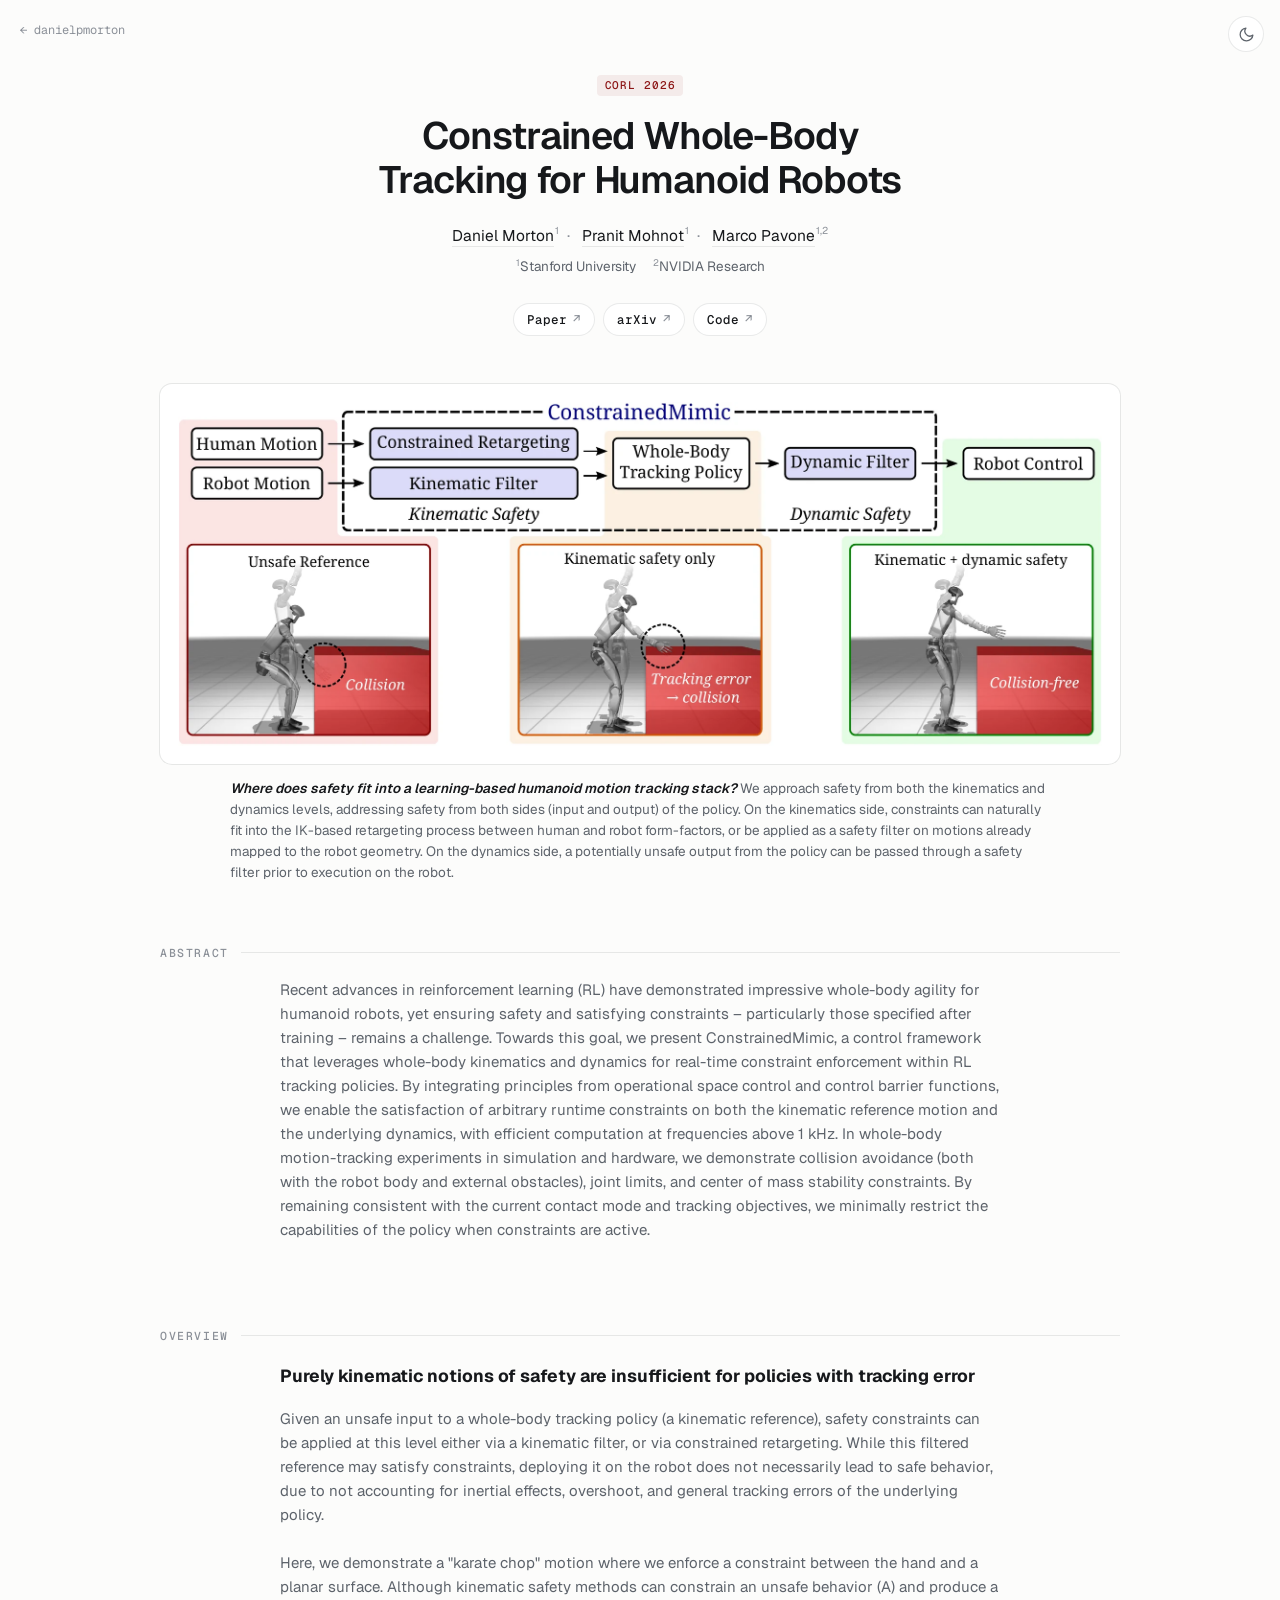
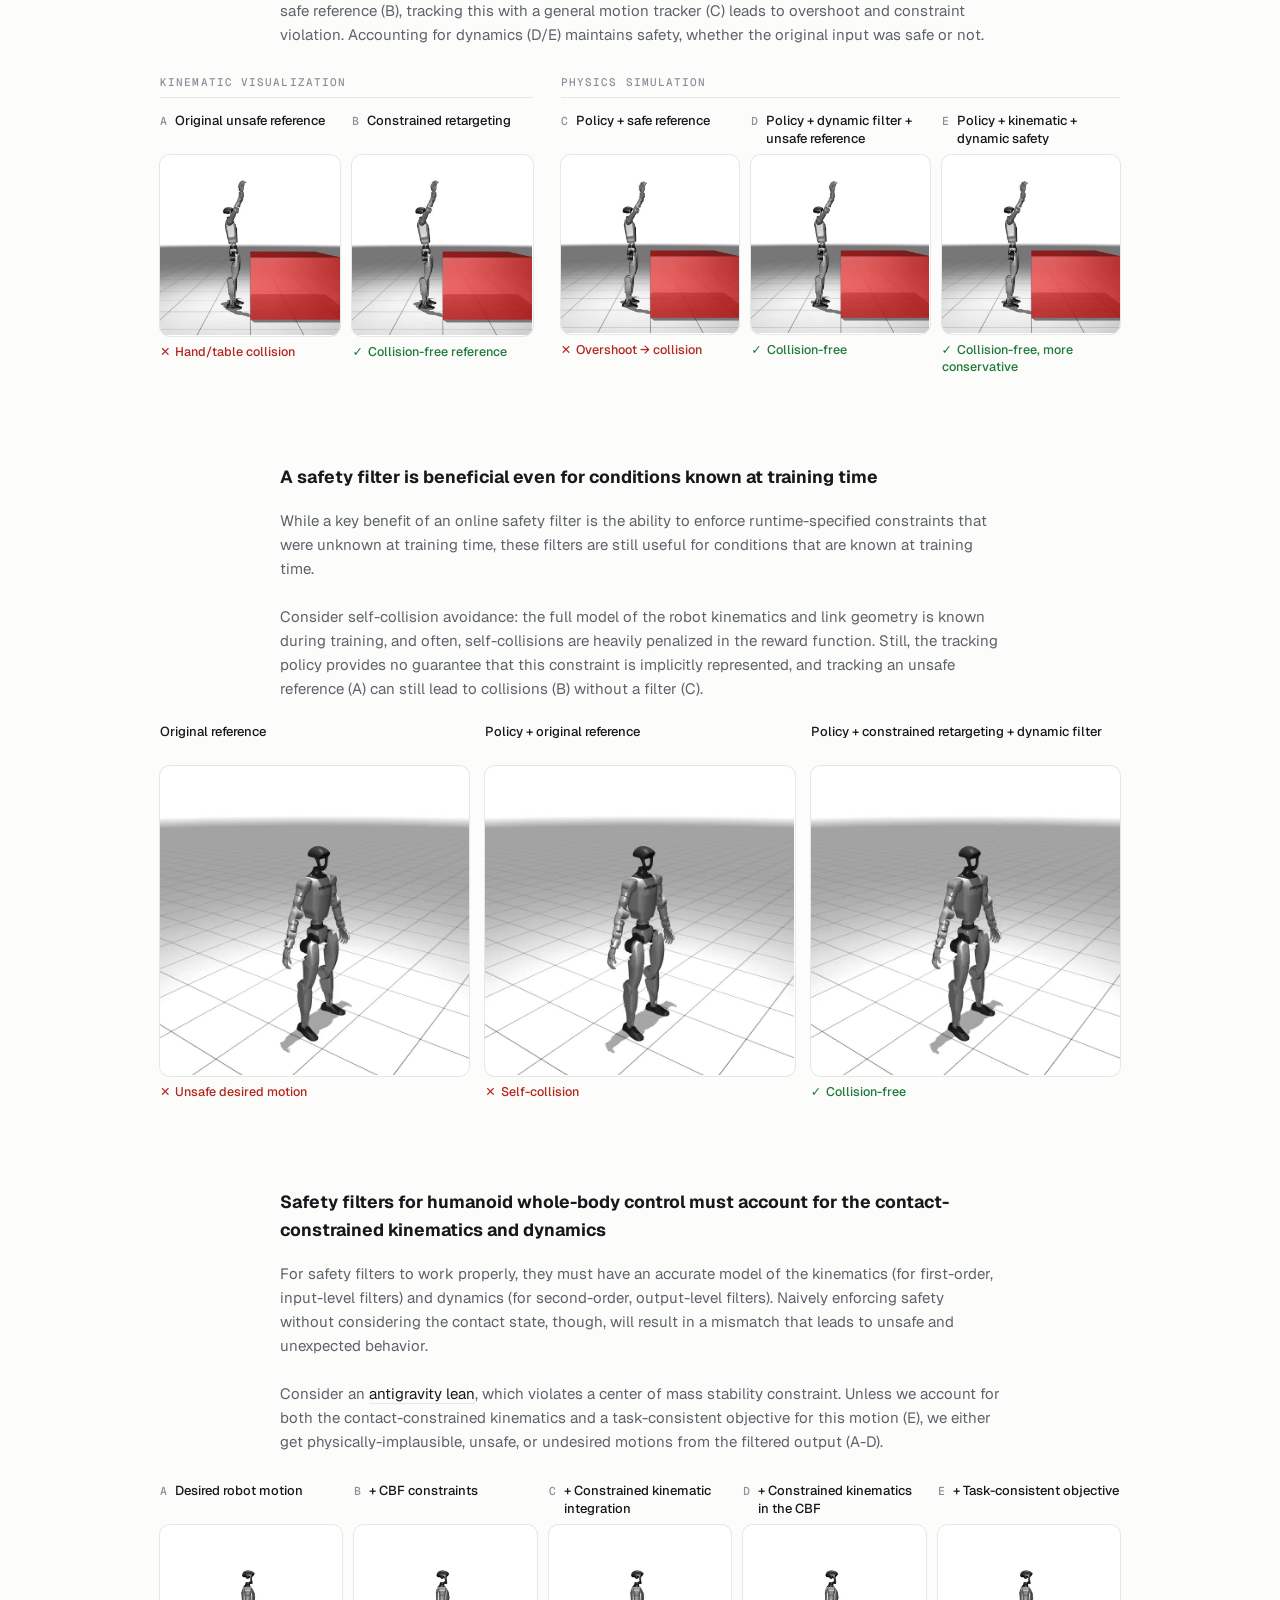
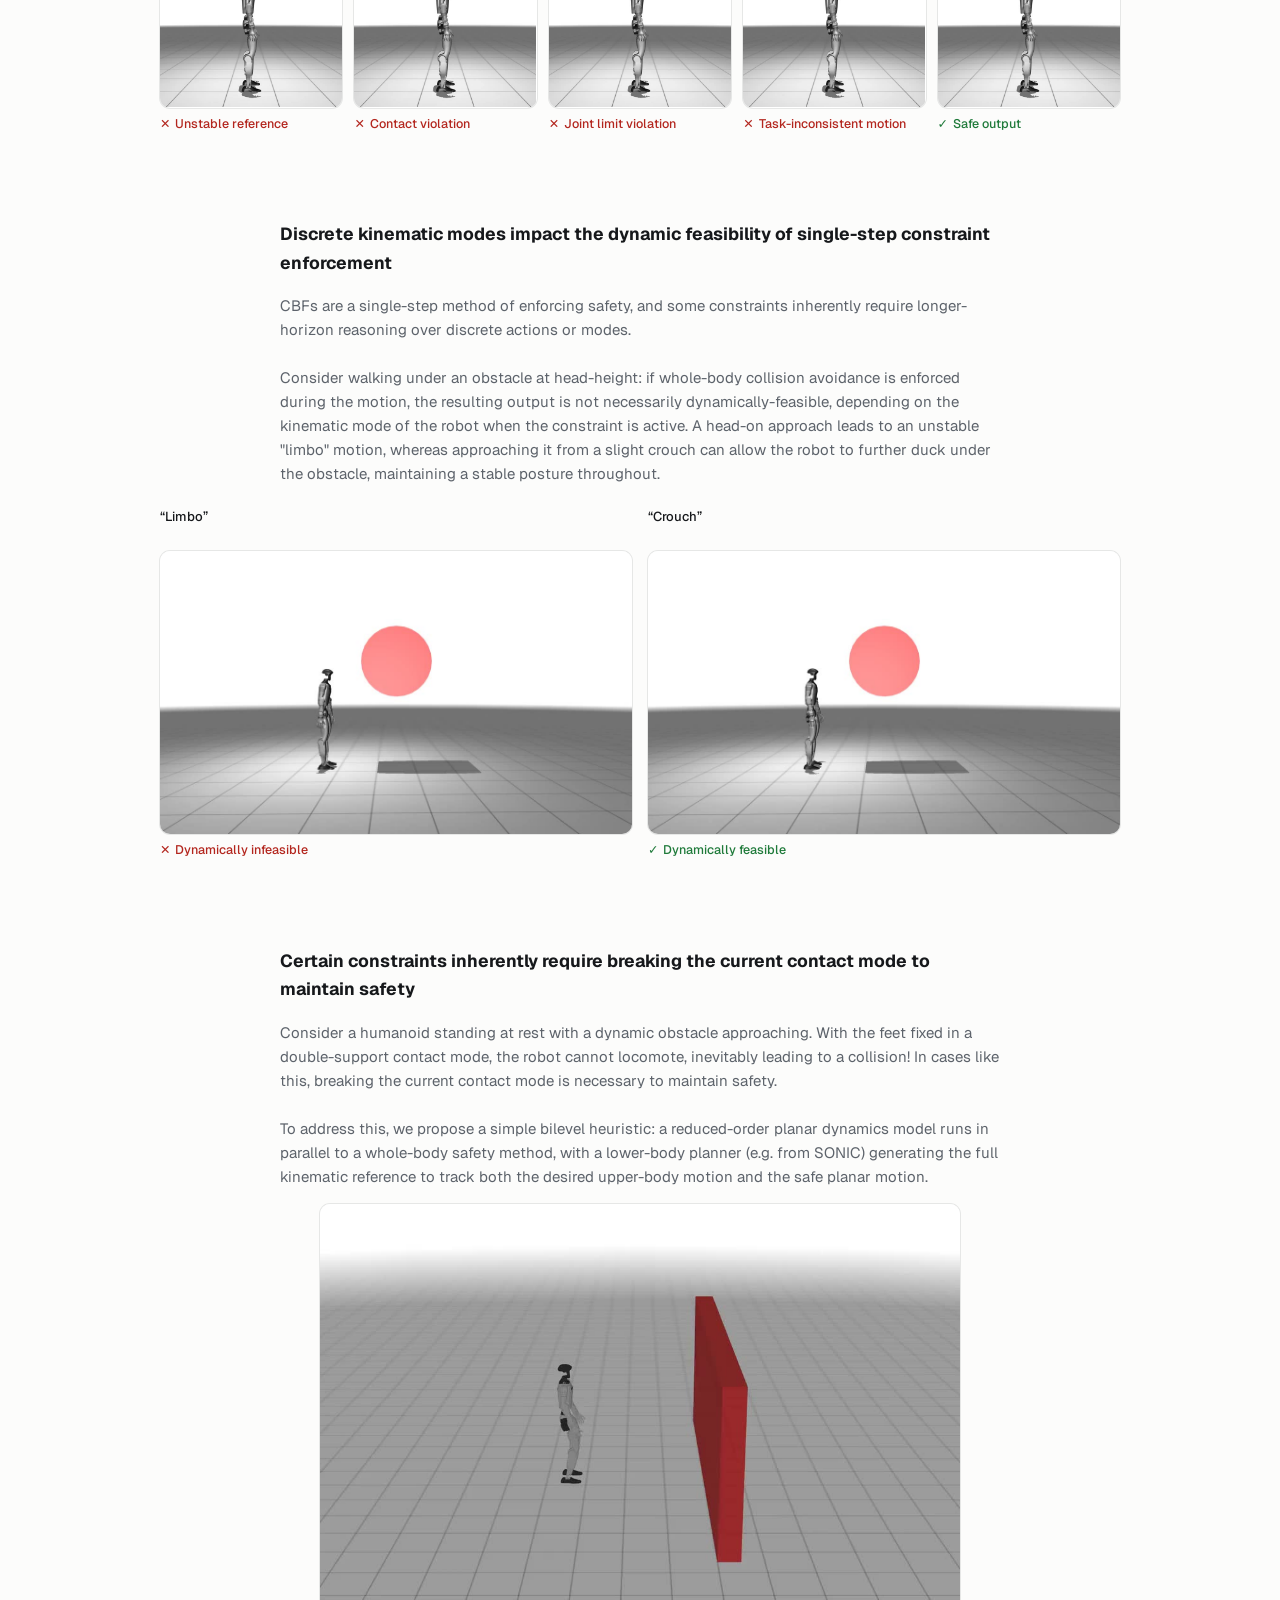
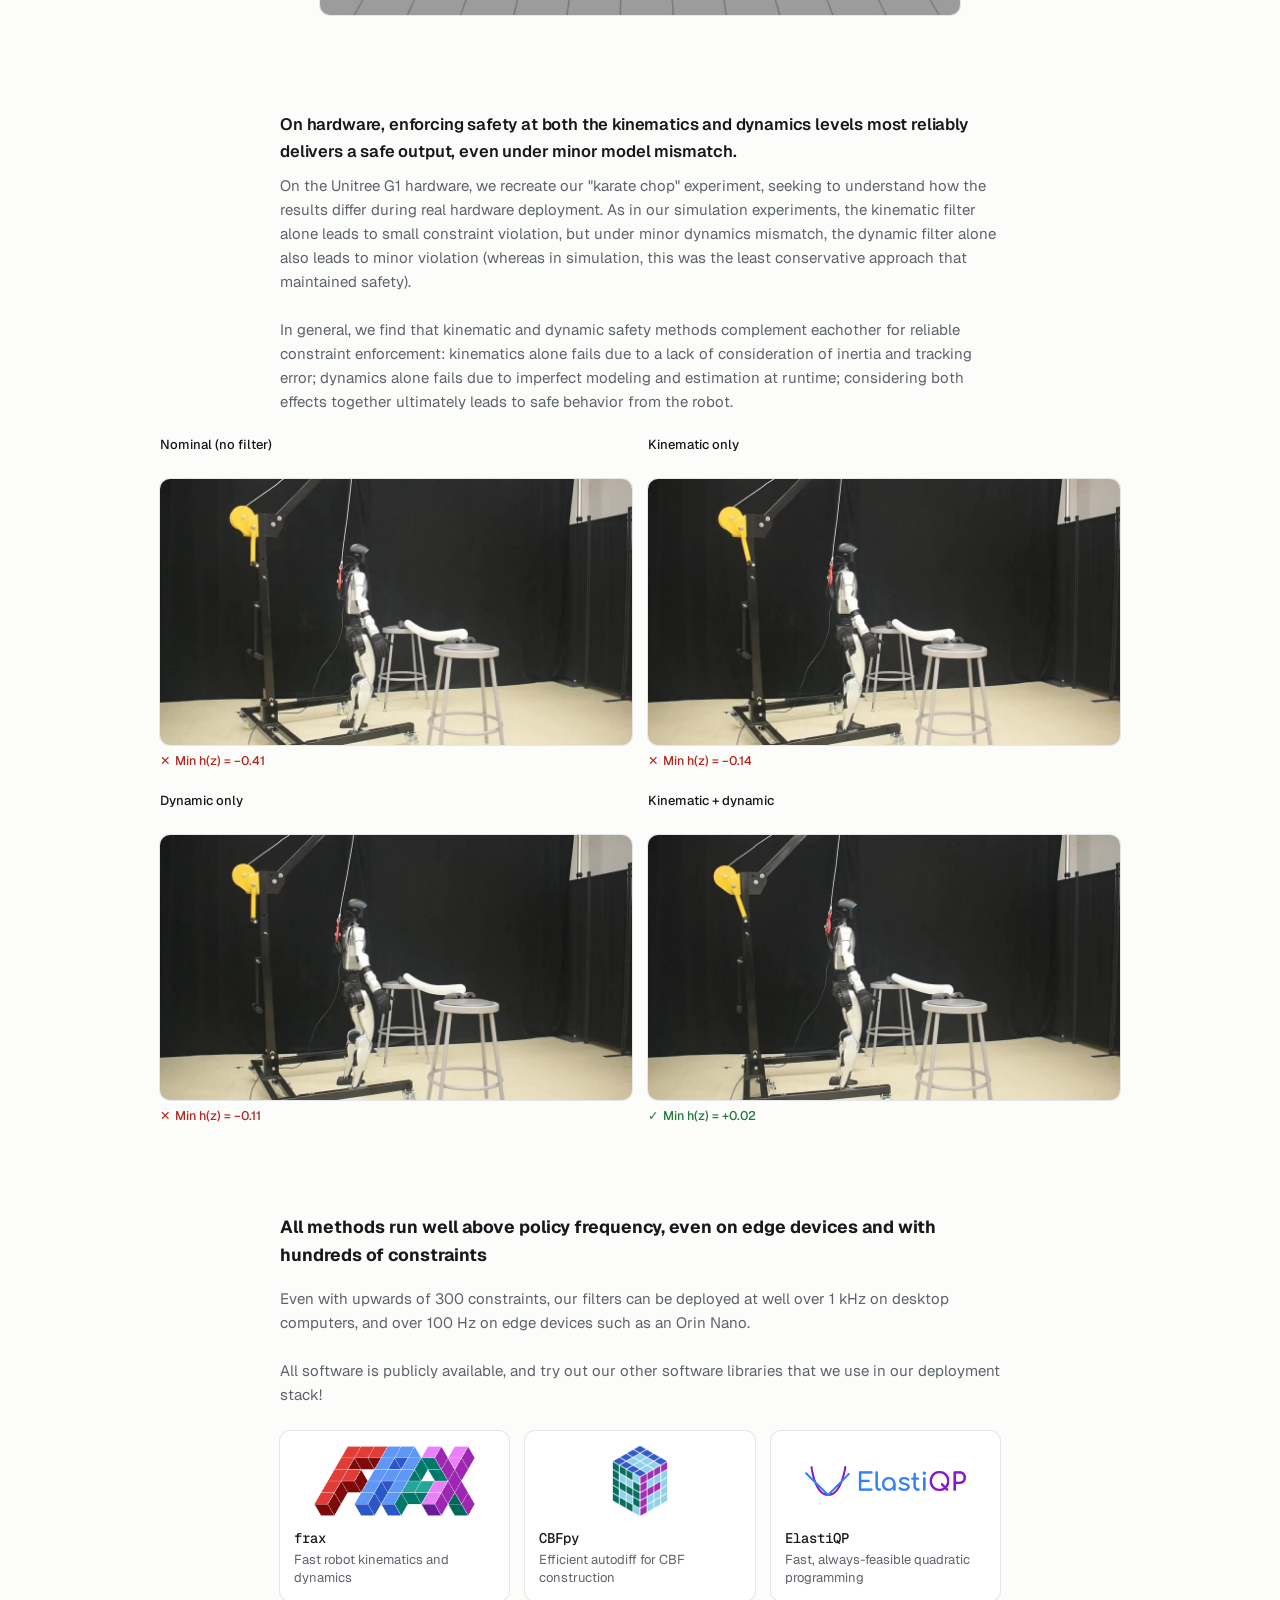
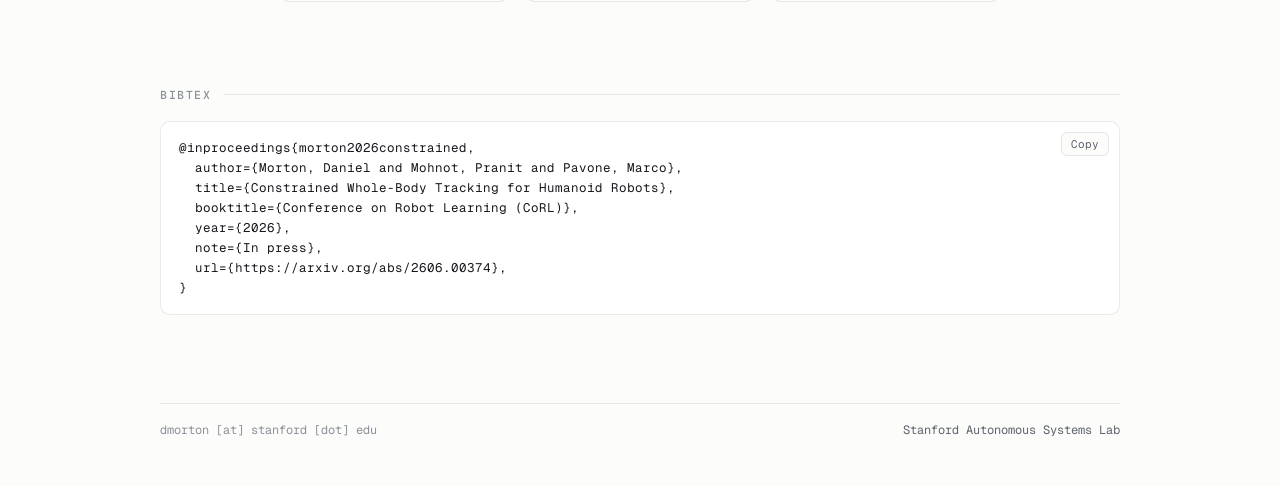
<file: index.html>
<!DOCTYPE html>
<html lang="en-US" data-theme="light">

<head>
  <meta charset="utf-8">
  <meta name="viewport" content="width=device-width, initial-scale=1">
  <meta name="description"
    content="ConstrainedMimic: runtime safety constraints for RL-based humanoid whole-body motion tracking, via contact-consistent control barrier functions.">
  <meta name="keywords" content="Humanoids, Whole-Body Control, Safety, Control Barrier Functions, Reinforcement Learning">
  <title>Constrained Whole-Body Tracking for Humanoid Robots</title>

  <link rel="icon" href="./static/images/favicon.ico" type="image/x-icon">

  <!-- Apply the saved theme before first paint to avoid a flash. -->
  <script>
    try {
      var theme = localStorage.getItem('theme');
      if (theme) document.documentElement.setAttribute('data-theme', theme);
    } catch (e) {}
  </script>

  <link rel="preconnect" href="https://fonts.googleapis.com">
  <link rel="preconnect" href="https://fonts.gstatic.com" crossorigin>
  <link href="https://fonts.googleapis.com/css2?family=Geist:wght@400;500;600&family=Geist+Mono:wght@400;500&display=swap" rel="stylesheet">
  <link href="./static/css/index.css" rel="stylesheet">

  <script defer src="./static/js/index.js"></script>
</head>

<body>

  <a class="home-link" href="https://danielpmorton.github.io/">← danielpmorton</a>

  <button class="theme-toggle" id="theme-toggle" type="button" aria-label="Toggle dark mode">
    <svg class="icon-moon" viewBox="0 0 24 24" aria-hidden="true"><path d="M21 12.8A9 9 0 1 1 11.2 3a7 7 0 0 0 9.8 9.8z"/></svg>
    <svg class="icon-sun" viewBox="0 0 24 24" aria-hidden="true"><circle cx="12" cy="12" r="4.5"/><path d="M12 1.5v2.5M12 20v2.5M4.6 4.6l1.8 1.8M17.6 17.6l1.8 1.8M1.5 12H4M20 12h2.5M4.6 19.4l1.8-1.8M17.6 6.4l1.8-1.8"/></svg>
  </button>

  <main class="page">

    <!-- ================= Header ================= -->
    <header class="header">
      <div class="venue">CoRL 2026</div>
      <h1 class="title">Constrained Whole-Body Tracking for Humanoid Robots</h1>

      <div class="authors">
        <a href="https://danielpmorton.github.io/">Daniel Morton</a><sup>1</sup><span class="sep">·</span>
        <a href="https://stanfordasl.github.io/people/pranit_mohnot/">Pranit Mohnot</a><sup>1</sup><span class="sep">·</span>
        <a href="https://profiles.stanford.edu/marco-pavone">Marco Pavone</a><sup>1,2</sup>
      </div>
      <div class="affiliations">
        <span><sup>1</sup>Stanford University</span>
        <span><sup>2</sup>NVIDIA Research</span>
      </div>

      <nav class="links">
        <a href="https://arxiv.org/pdf/2606.00374">Paper</a>
        <a href="https://arxiv.org/abs/2606.00374">arXiv</a>
        <a href="https://github.com/StanfordASL/constrainedmimic">Code</a>
        <!-- TODO: uncomment and add the YouTube link once the supplemental video is uploaded.
        <a href="#">Video</a>
        -->
      </nav>
    </header>

    <!-- ================= Hero figure ================= -->
    <section id="hero" style="margin-top: 48px;">
      <figure class="figure-card">
        <img width="1928" height="717" src="./static/images/hero.webp" alt="ConstrainedMimic block diagram: constrained retargeting and kinematic filters before the tracking policy, and a dynamic filter after it.">
      </figure>
      <p class="caption hero-caption">
        <strong><em>Where does safety fit into a learning-based humanoid motion tracking stack?</em></strong>
        We approach safety from both the kinematics and dynamics levels, addressing safety from both sides (input and
        output) of the policy. On the kinematics side, constraints can naturally fit into the IK-based retargeting process
        between human and robot form-factors, or be applied as a safety filter on motions already mapped to the robot
        geometry. On the dynamics side, a potentially unsafe output from the policy can be passed through a safety filter
        prior to execution on the robot.
      </p>
    </section>

    <!-- ================= Abstract ================= -->
    <section id="abstract" style="margin-top: 64px;">
      <h2 class="eyebrow">Abstract</h2>
      <div class="narrow">
        <p class="lede">
          Recent advances in reinforcement learning (RL) have demonstrated impressive whole-body agility for humanoid
          robots, yet ensuring safety and satisfying constraints &ndash; particularly those specified after training
          &ndash; remains a challenge. Towards this goal, we present ConstrainedMimic, a control framework that leverages 
          whole-body kinematics and dynamics for real-time constraint enforcement within RL tracking policies. 
          By integrating principles from operational space control and control barrier functions, we enable the 
          satisfaction of arbitrary runtime constraints on both the kinematic reference motion and the underlying 
          dynamics, with efficient computation at frequencies above 1 kHz. In whole-body motion-tracking experiments
          in simulation and hardware, we demonstrate collision avoidance (both with the robot body and external obstacles),
          joint limits, and center of mass stability constraints. By remaining consistent with the current contact mode
          and tracking objectives, we minimally restrict the capabilities of the policy when constraints are active.
        </p>
      </div>
    </section>

    <!-- ================= Key point 1: karate chop ================= -->
    <section id="karate">
      <h2 class="eyebrow">Overview</h2>
      <div class="narrow">
        <h3 class="statement">Purely kinematic notions of safety are insufficient for policies with tracking error</h3>
        <p class="lede">
          Given an unsafe input to a whole-body tracking policy (a kinematic reference), safety constraints can be applied
          at this level either via a kinematic filter, or via constrained retargeting. While this filtered reference may
          satisfy constraints, deploying it on the robot does not necessarily lead to safe behavior, due to not accounting
          for inertial effects, overshoot, and general tracking errors of the underlying policy.
          <br><br>
          Here, we demonstrate a "karate chop" motion where we enforce a constraint between the hand and a planar surface.
          Although kinematic safety methods can constrain an unsafe behavior (A) and produce a safe reference (B), tracking
          this with a general motion tracker (C) leads to overshoot and constraint violation. Accounting for dynamics (D/E)
          maintains safety, whether the original input was safe or not.
        </p>
      </div>

      <div class="split" data-sync style="margin-top: 28px;">
        <div>
          <div class="group-label">Kinematic visualization</div>
          <div class="grid cols-2">
            <div class="clip">
              <div class="clip-head"><span class="letter">A</span>Original unsafe reference</div>
              <video width="600" height="600" poster="./static/videos/karate/karate_chop_kinematics.jpg" muted loop playsinline preload="metadata" src="./static/videos/karate/karate_chop_kinematics.mp4"></video>
              <div class="clip-foot">
                <!-- <div class="chips"><span class="chip">Dyn <b>off</b></span><span class="chip">Safety <b>off</b></span></div> -->
                <div class="outcome bad">Hand/table collision</div>
              </div>
            </div>
            <div class="clip">
              <div class="clip-head"><span class="letter">B</span>Constrained retargeting</div>
              <video width="600" height="600" poster="./static/videos/karate/karate_chop_kinematics_cbf.jpg" muted loop playsinline preload="metadata" src="./static/videos/karate/karate_chop_kinematics_cbf.mp4"></video>
              <div class="clip-foot">
                <!-- <div class="chips"><span class="chip">Dyn <b>off</b></span><span class="chip">Safety <b>kin</b></span></div> -->
                <div class="outcome good">Collision-free reference</div>
              </div>
            </div>
          </div>
        </div>
        <div>
          <div class="group-label">Physics simulation</div>
          <div class="grid cols-3">
            <div class="clip">
              <div class="clip-head"><span class="letter">C</span>Policy + safe reference</div>
              <video width="600" height="600" poster="./static/videos/karate/karate_chop_dynamics_kin_cbf.jpg" muted loop playsinline preload="metadata" src="./static/videos/karate/karate_chop_dynamics_kin_cbf.mp4"></video>
              <div class="clip-foot">
                <!-- <div class="chips"><span class="chip">Dyn <b>on</b></span><span class="chip">Safety <b>kin</b></span></div> -->
                <div class="outcome bad">Overshoot &rarr; collision</div>
              </div>
            </div>
            <div class="clip">
              <div class="clip-head"><span class="letter">D</span>Policy + dynamic filter + unsafe reference</div>
              <video width="600" height="600" poster="./static/videos/karate/karate_chop_dynamics_dyn_cbf.jpg" muted loop playsinline preload="metadata" src="./static/videos/karate/karate_chop_dynamics_dyn_cbf.mp4"></video>
              <div class="clip-foot">
                <!-- <div class="chips"><span class="chip">Dyn <b>on</b></span><span class="chip">Safety <b>dyn</b></span></div> -->
                <div class="outcome good">Collision-free</div>
              </div>
            </div>
            <div class="clip">
              <div class="clip-head"><span class="letter">E</span>Policy + kinematic + dynamic safety</div>
              <video width="600" height="600" poster="./static/videos/karate/karate_chop_dynamics_both_cbf.jpg" muted loop playsinline preload="metadata" src="./static/videos/karate/karate_chop_dynamics_both_cbf.mp4"></video>
              <div class="clip-foot">
                <!-- <div class="chips"><span class="chip">Dyn <b>on</b></span><span class="chip">Safety <b>kin/dyn</b></span></div> -->
                <div class="outcome good">Collision-free, more conservative</div>
              </div>
            </div>
          </div>
        </div>
        <!-- <button class="replay" type="button" style="grid-column: 1 / -1;">↻ Replay in sync</button> -->
      </div>
    </section>

      <!-- Self-collision -->
    <section id="self-collision">
      <div class="narrow">
        <h3 class="statement">A safety filter is beneficial even for conditions known at training time</h3>
        <p class="lede">
          While a key benefit of an online safety filter is the ability to enforce runtime-specified constraints
          that were unknown at training time, these filters are still useful for conditions that are known at
          training time.
          <br><br>
          Consider self-collision avoidance: the full model of the robot kinematics and link geometry is known
          during training, and often, self-collisions are heavily penalized in the reward function. Still, the
          tracking policy provides no guarantee that this constraint is implicitly represented, and tracking an
          unsafe reference (A) can still lead to collisions (B) without a filter (C).
        </p>
      </div>

      <div data-sync style="margin-top: 22px;">
        <div class="grid cols-3">
          <div class="clip">
            <div class="clip-head">Original reference</div>
            <video width="720" height="720" poster="./static/videos/self_collision/self_collision_kinematics.jpg" muted loop playsinline preload="metadata" src="./static/videos/self_collision/self_collision_kinematics.mp4"></video>
            <div class="clip-foot">
              <!-- <div class="chips"><span class="chip">Dyn <b>off</b></span><span class="chip">Safety <b>off</b></span></div> -->
              <div class="outcome bad">Unsafe desired motion</div>
            </div>
          </div>
          <div class="clip">
            <div class="clip-head">Policy + original reference</div>
            <video width="720" height="720" poster="./static/videos/self_collision/self_collision_dynamics.jpg" muted loop playsinline preload="metadata" src="./static/videos/self_collision/self_collision_dynamics.mp4"></video>
            <div class="clip-foot">
              <!-- <div class="chips"><span class="chip">Dyn <b>on</b></span><span class="chip">Safety <b>off</b></span></div> -->
              <div class="outcome bad">Self-collision</div>
            </div>
          </div>
          <div class="clip">
            <div class="clip-head">Policy + constrained retargeting + dynamic filter</div>
            <video width="720" height="720" poster="./static/videos/self_collision/self_collision_dynamics_both_cbf.jpg" muted loop playsinline preload="metadata" src="./static/videos/self_collision/self_collision_dynamics_both_cbf.mp4"></video>
            <div class="clip-foot">
              <!-- <div class="chips"><span class="chip">Dyn <b>on</b></span><span class="chip">Safety <b>kin/dyn</b></span></div> -->
              <div class="outcome good">Collision-free</div>
            </div>
          </div>
        </div>
        <!-- <button class="replay" type="button">↻ Replay in sync</button> -->
        <!-- More variants (kinematics_cbf, dynamics_kin_cbf, dynamics_dyn_cbf) are in untracked/dan_vids/sc/square. -->
      </div>
    </section>

    <!-- ================= Key point 2: antigravity lean ================= -->
    <section id="kp2">
      <div class="narrow">
        <h3 class="statement">Safety filters for humanoid whole-body control must account for the contact-constrained kinematics and dynamics</h3>
        <p class="lede">
          For safety filters to work properly, they must have an accurate model of the kinematics (for first-order, input-level
          filters) and dynamics (for second-order, output-level filters). Naively enforcing safety without considering the
          contact state, though, will result in a mismatch that leads to unsafe and unexpected behavior.
          <br><br>
          Consider an <a href="https://www.youtube.com/watch?v=h_D3VFfhvs4&t=422s">antigravity lean</a>, which violates a center
          of mass stability constraint. Unless we account for both the contact-constrained kinematics and a task-consistent
          objective for this motion (E), we either get physically-implausible, unsafe, or undesired motions from the filtered
          output (A-D).
        </p>
      </div>

      <div data-sync style="margin-top: 28px;">
        <div class="grid cols-5">
          <div class="clip">
            <div class="clip-head"><span class="letter">A</span>Desired robot motion</div>
            <video width="600" height="600" poster="./static/videos/smooth_criminal/smooth_criminal_A.jpg" muted loop playsinline preload="metadata" src="./static/videos/smooth_criminal/smooth_criminal_A.mp4"></video>
            <div class="clip-foot">
              <!-- <div class="chips"><span class="chip">Dyn <b>off</b></span><span class="chip">Safety <b>off</b></span></div> -->
              <div class="outcome bad">Unstable reference</div>
            </div>
          </div>
          <div class="clip">
            <div class="clip-head"><span class="letter">B</span>+ CBF constraints</div>
            <video width="600" height="600" poster="./static/videos/smooth_criminal/smooth_criminal_cbf_B.jpg" muted loop playsinline preload="metadata" src="./static/videos/smooth_criminal/smooth_criminal_cbf_B.mp4"></video>
            <div class="clip-foot">
              <!-- <div class="chips"><span class="chip">Dyn <b>off</b></span><span class="chip">Safety <b>kin</b></span></div> -->
              <div class="outcome bad">Contact violation</div>
            </div>
          </div>
          <div class="clip">
            <div class="clip-head"><span class="letter">C</span>+ Constrained kinematic integration</div>
            <video width="600" height="600" poster="./static/videos/smooth_criminal/smooth_criminal_cbf_C.jpg" muted loop playsinline preload="metadata" src="./static/videos/smooth_criminal/smooth_criminal_cbf_C.mp4"></video>
            <div class="clip-foot">
              <!-- <div class="chips"><span class="chip">Dyn <b>off</b></span><span class="chip">Safety <b>kin</b></span></div> -->
              <div class="outcome bad">Joint limit violation</div>
            </div>
          </div>
          <div class="clip">
            <div class="clip-head"><span class="letter">D</span>+ Constrained kinematics in the CBF</div>
            <video width="600" height="600" poster="./static/videos/smooth_criminal/smooth_criminal_cbf_D.jpg" muted loop playsinline preload="metadata" src="./static/videos/smooth_criminal/smooth_criminal_cbf_D.mp4"></video>
            <div class="clip-foot">
              <!-- <div class="chips"><span class="chip">Dyn <b>off</b></span><span class="chip">Safety <b>kin</b></span></div> -->
              <div class="outcome bad">Task-inconsistent motion</div>
            </div>
          </div>
          <div class="clip">
            <div class="clip-head"><span class="letter">E</span>+ Task-consistent objective</div>
            <video width="600" height="600" poster="./static/videos/smooth_criminal/smooth_criminal_cbf_E.jpg" muted loop playsinline preload="metadata" src="./static/videos/smooth_criminal/smooth_criminal_cbf_E.mp4"></video>
            <div class="clip-foot">
              <!-- <div class="chips"><span class="chip">Dyn <b>off</b></span><span class="chip">Safety <b>kin</b></span></div> -->
              <div class="outcome good">Safe output</div>
            </div>
          </div>
        </div>
        <!-- <button class="replay" type="button">↻ Replay in sync</button> -->
      </div>
    </section>

    <!-- ================= Key point 3: limbo vs crouch ================= -->
    <section id="kp3">
      <div class="narrow">
        <h3 class="statement">Discrete kinematic modes impact the dynamic feasibility of single-step constraint enforcement</h3>
        <p class="lede">
          CBFs are a single-step method of enforcing safety, and some constraints inherently require longer-horizon reasoning
          over discrete actions or modes. 
          <br><br>
          Consider walking under an obstacle at head-height: if whole-body collision avoidance is enforced during the motion,
          the resulting output is not necessarily dynamically-feasible, depending on the kinematic mode of the robot when
          the constraint is active. A head-on approach leads to an unstable "limbo" motion, whereas approaching it from a
          slight crouch can allow the robot to further duck under the obstacle, maintaining a stable posture throughout.
        </p>
      </div>

      <div data-sync style="margin-top: 22px;">
        <div class="grid cols-2">
          <div class="clip">
            <div class="clip-head">&ldquo;Limbo&rdquo;</div>
            <video width="1000" height="600" poster="./static/videos/limbo/limbo_limbo_kinematics_cbf.jpg" muted loop playsinline preload="metadata" src="./static/videos/limbo/limbo_limbo_kinematics_cbf.mp4"></video>
            <div class="clip-foot">
              <!-- <div class="chips"><span class="chip">Dyn <b>off</b></span><span class="chip">Safety <b>kin</b></span></div> -->
              <div class="outcome bad">Dynamically infeasible</div>
            </div>
          </div>
          <div class="clip">
            <div class="clip-head">&ldquo;Crouch&rdquo;</div>
            <video width="1000" height="600" poster="./static/videos/limbo/limbo_crouch_kinematics_cbf.jpg" muted loop playsinline preload="metadata" src="./static/videos/limbo/limbo_crouch_kinematics_cbf.mp4"></video>
            <div class="clip-foot">
              <!-- <div class="chips"><span class="chip">Dyn <b>off</b></span><span class="chip">Safety <b>kin</b></span></div> -->
              <div class="outcome good">Dynamically feasible</div>
            </div>
          </div>
        </div>
        <!-- Note: these two clips have different durations (5.2 s vs 9.5 s), so they drift out of sync after the first loop. -->
      </div>
      <!-- TODO (optional): add the policy-tracking (Dyn: ON) versions showing limbo failing and crouch succeeding. -->
    </section>

    <!-- ================= Key point 4: breaking contact ================= -->
    <section id="kp4">
      <div class="narrow">
        <h3 class="statement">Certain constraints inherently require breaking the current contact mode to maintain safety</h3>
        <p class="lede">
          Consider a humanoid standing at rest with a dynamic obstacle approaching. With the feet fixed in a double-support
          contact mode, the robot cannot locomote, inevitably leading to a collision! In cases like this, breaking the current contact mode
          is necessary to maintain safety.
          <br><br>
          To address this, we propose a simple bilevel heuristic: a reduced-order planar dynamics model runs in parallel to
          a whole-body safety method, with a lower-body planner (e.g. from SONIC) generating the full kinematic reference
          to track both the desired upper-body motion and the safe planar motion.
        </p>
      </div>

      <div class="clip narrow" style="max-width: 640px;">
        <video width="1008" height="648" poster="./static/videos/breaking_contact/breaking_contact.jpg" muted loop playsinline preload="metadata" src="./static/videos/breaking_contact/breaking_contact.mp4"></video>
        <div class="clip-foot" style="align-items: center;">
          <!-- <div class="chips"><span class="chip">Dyn <b>on</b></span><span class="chip">Safety <b>kin</b></span></div> -->
        </div>
      </div>
      <!-- NOTE: this video was extracted from the supplemental slides (no source file in dan_vids). Replace with the original if available. -->
    </section>

    <section id="hardware">
      <div class="narrow">
        <h3 class="sub">On hardware, enforcing safety at both the kinematics and dynamics levels most reliably delivers a safe output, even under minor model mismatch.</h3>
        <p class="lede">
          On the Unitree G1 hardware, we recreate our "karate chop" experiment, seeking to understand how the results differ
          during real hardware deployment. As in our simulation experiments, the kinematic filter alone leads to small constraint
          violation, but under minor dynamics mismatch, the dynamic filter alone also leads to
          minor violation (whereas in simulation, this was the least conservative approach that maintained safety).
          <br><br>
          In general, we find that kinematic and dynamic safety methods complement eachother for reliable constraint enforcement:
          kinematics alone fails due to a lack of consideration of inertia and tracking error; dynamics alone fails due to imperfect
          modeling and estimation at runtime; considering both effects together ultimately leads to safe behavior from the robot.
        </p>
      </div>

      <div data-sync style="margin-top: 22px;">
        <div class="grid cols-2">
          <div class="clip">
            <div class="clip-head">Nominal (no filter)</div>
            <video width="960" height="540" poster="./static/videos/hardware/nominal.jpg" muted loop playsinline preload="metadata" src="./static/videos/hardware/nominal.mp4"></video>
            <div class="clip-foot"><div class="outcome bad">Min h(z) = &minus;0.41</div></div>
          </div>
          <div class="clip">
            <div class="clip-head">Kinematic only</div>
            <video width="960" height="540" poster="./static/videos/hardware/kinematic.jpg" muted loop playsinline preload="metadata" src="./static/videos/hardware/kinematic.mp4"></video>
            <div class="clip-foot"><div class="outcome bad">Min h(z) = &minus;0.14</div></div>
          </div>
          <div class="clip">
            <div class="clip-head">Dynamic only</div>
            <video width="960" height="540" poster="./static/videos/hardware/dynamic.jpg" muted loop playsinline preload="metadata" src="./static/videos/hardware/dynamic.mp4"></video>
            <div class="clip-foot"><div class="outcome bad">Min h(z) = &minus;0.11</div></div>
          </div>
          <div class="clip">
            <div class="clip-head">Kinematic + dynamic</div>
            <video width="960" height="540" poster="./static/videos/hardware/kin_dyn.jpg" muted loop playsinline preload="metadata" src="./static/videos/hardware/kin_dyn.mp4"></video>
            <div class="clip-foot"><div class="outcome good">Min h(z) = +0.02</div></div>
          </div>
        </div>
        <!-- <button class="replay" type="button">↻ Replay in sync</button> -->
      </div>
    </section>


    <section id="timing">
      <div class="narrow">
        <h3 class="statement">All methods run well above policy frequency, even on edge devices and with hundreds of constraints</h3>
        <p class="lede">
          Even with upwards of 300 constraints, our filters can be deployed at well over 1 kHz on desktop computers, and over 100 Hz on
          edge devices such as an Orin Nano. 
          <br><br>
          All software is publicly available, and try out our other software libraries that we use in our deployment stack!
        </p>
      </div>

      <div class="software">
        <a class="software-card" href="https://github.com/StanfordASL/frax">
          <div class="software-logo"><img width="250" height="109" loading="lazy" src="./static/images/logos/frax_logo_250px.png" alt="frax logo"></div>
          <div class="software-name">frax</div>
          <div class="software-desc">Fast robot kinematics and dynamics</div>
        </a>
        <a class="software-card" href="https://github.com/StanfordASL/cbfpy">
          <div class="software-logo"><img width="250" height="324" loading="lazy" src="./static/images/logos/cbfpy_logo.png" alt="CBFpy logo"></div>
          <div class="software-name">CBFpy</div>
          <div class="software-desc">Efficient autodiff for CBF construction</div>
        </a>
        <a class="software-card" href="https://github.com/StanfordASL/elastiqp">
          <div class="software-logo"><img width="300" height="55" loading="lazy" src="./static/images/logos/elastiqp_logo_300px.png" alt="ElastiQP logo"></div>
          <div class="software-name">ElastiQP</div>
          <div class="software-desc">Fast, always-feasible quadratic programming</div>
        </a>
      </div>
    </section>

    <section id="bibtex">
      <h2 class="eyebrow">BibTeX</h2>
      <pre><button class="copy" type="button">Copy</button><code>@inproceedings{morton2026constrained,
  author={Morton, Daniel and Mohnot, Pranit and Pavone, Marco},
  title={Constrained Whole-Body Tracking for Humanoid Robots},
  booktitle={Conference on Robot Learning (CoRL)},
  year={2026},
  note={In press},
  url={https://arxiv.org/abs/2606.00374},
}</code></pre>
    </section>

    <footer class="footer">
      <span>dmorton [at] stanford [dot] edu</span>
      <span><a href="https://stanfordasl.github.io/">Stanford Autonomous Systems Lab</a></span>
    </footer>

  </main>

</body>

</html>
</file>
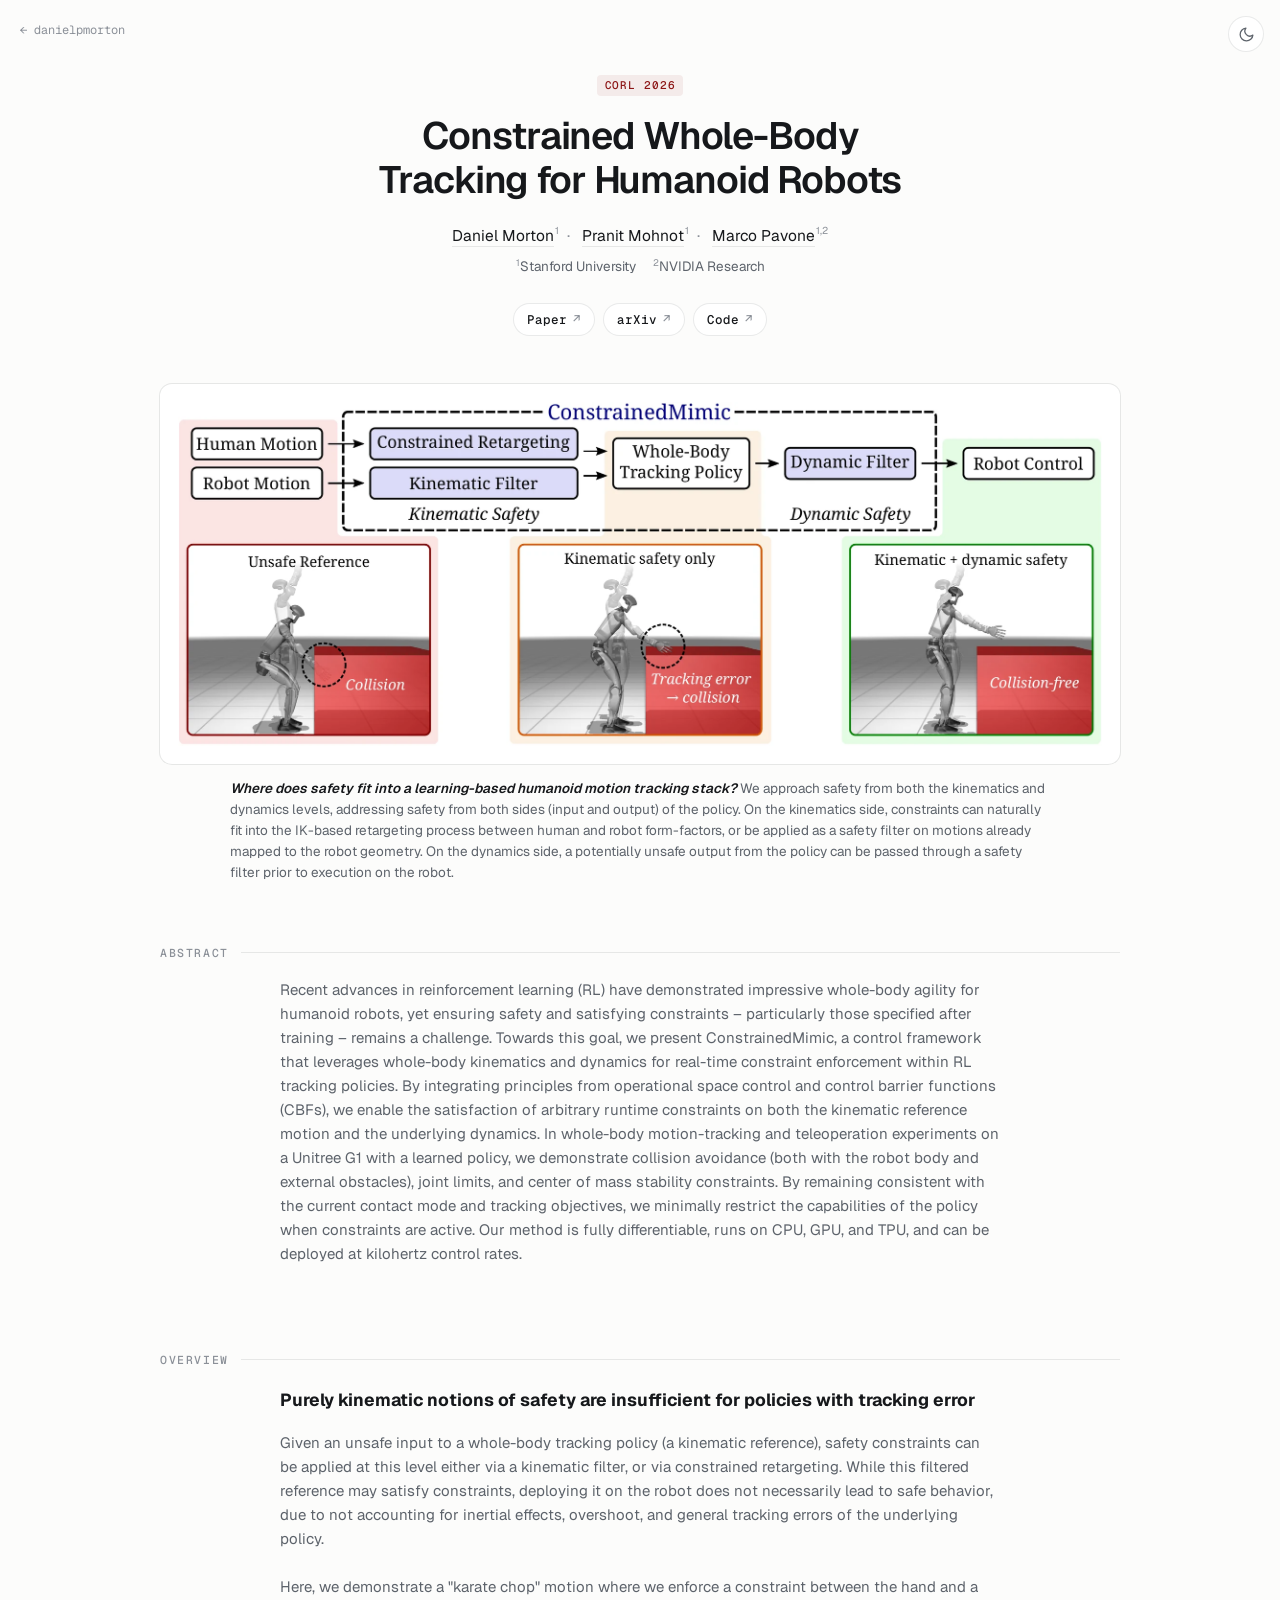
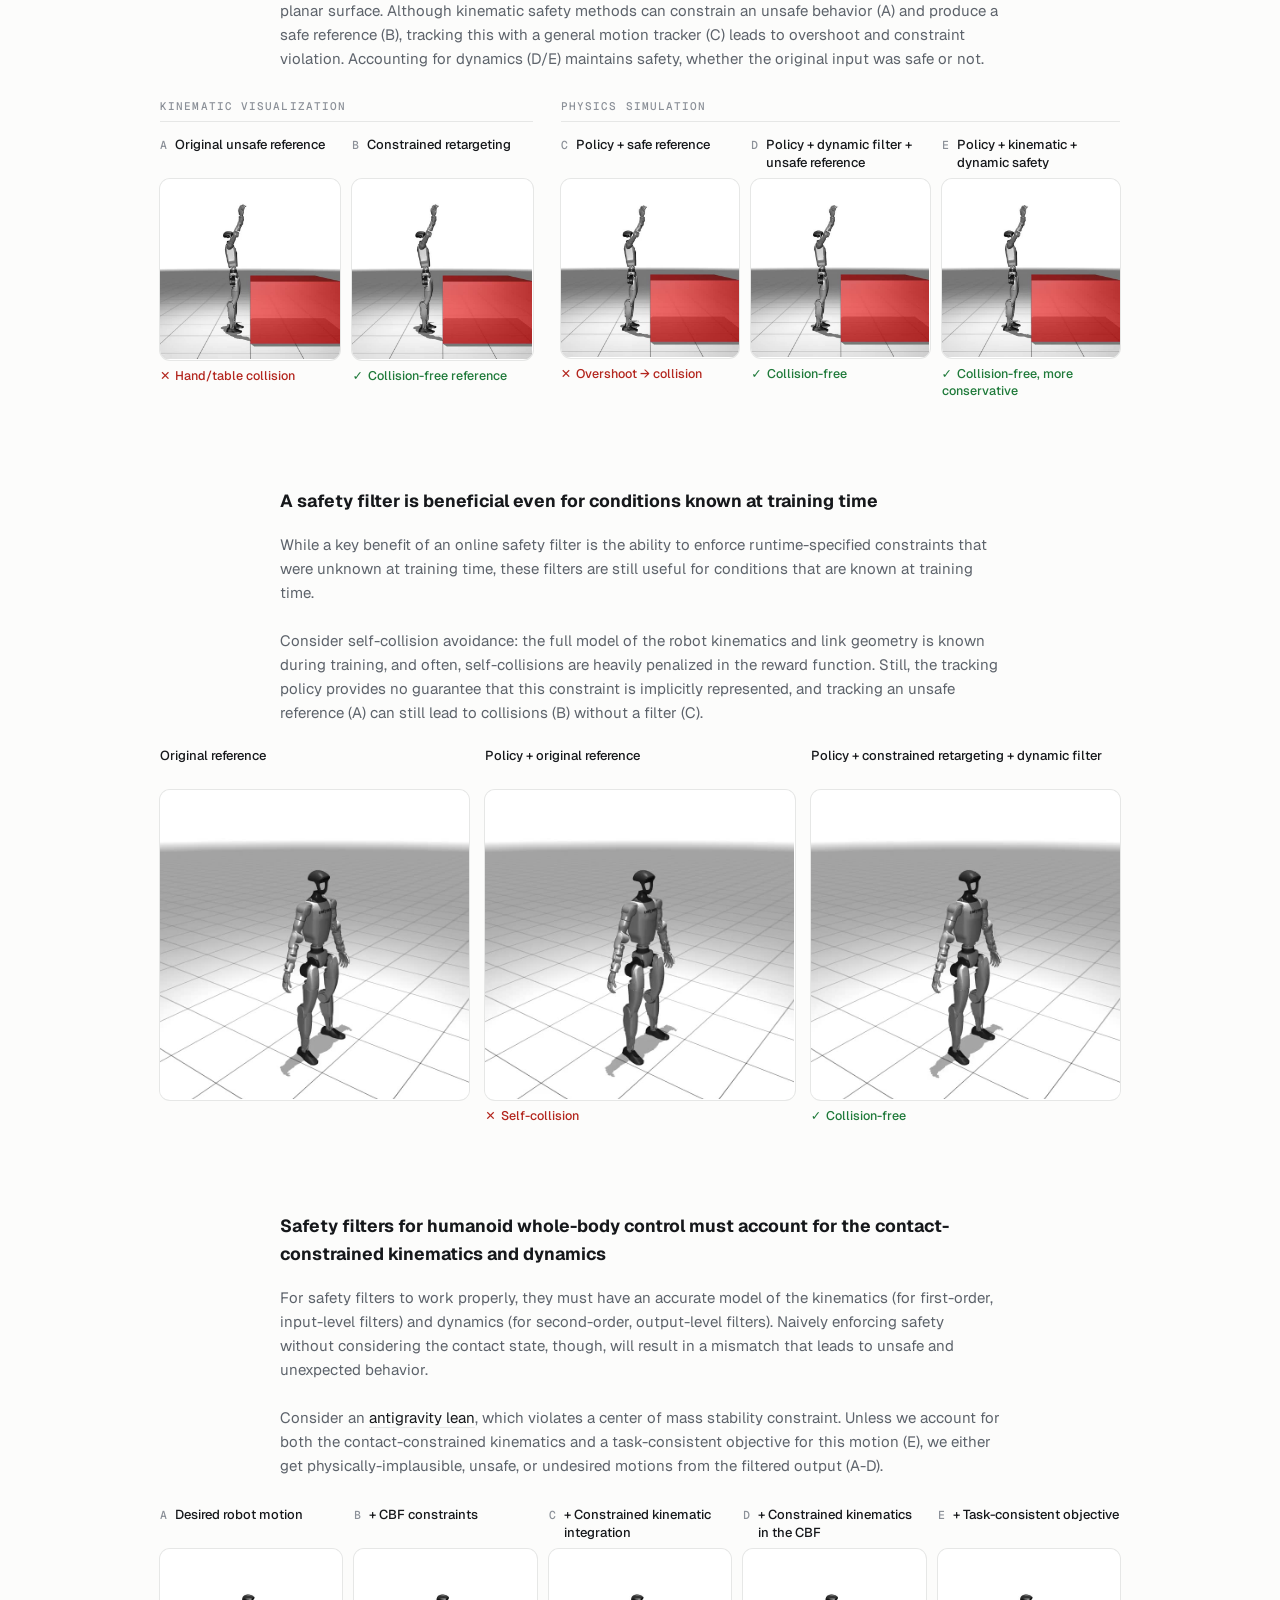
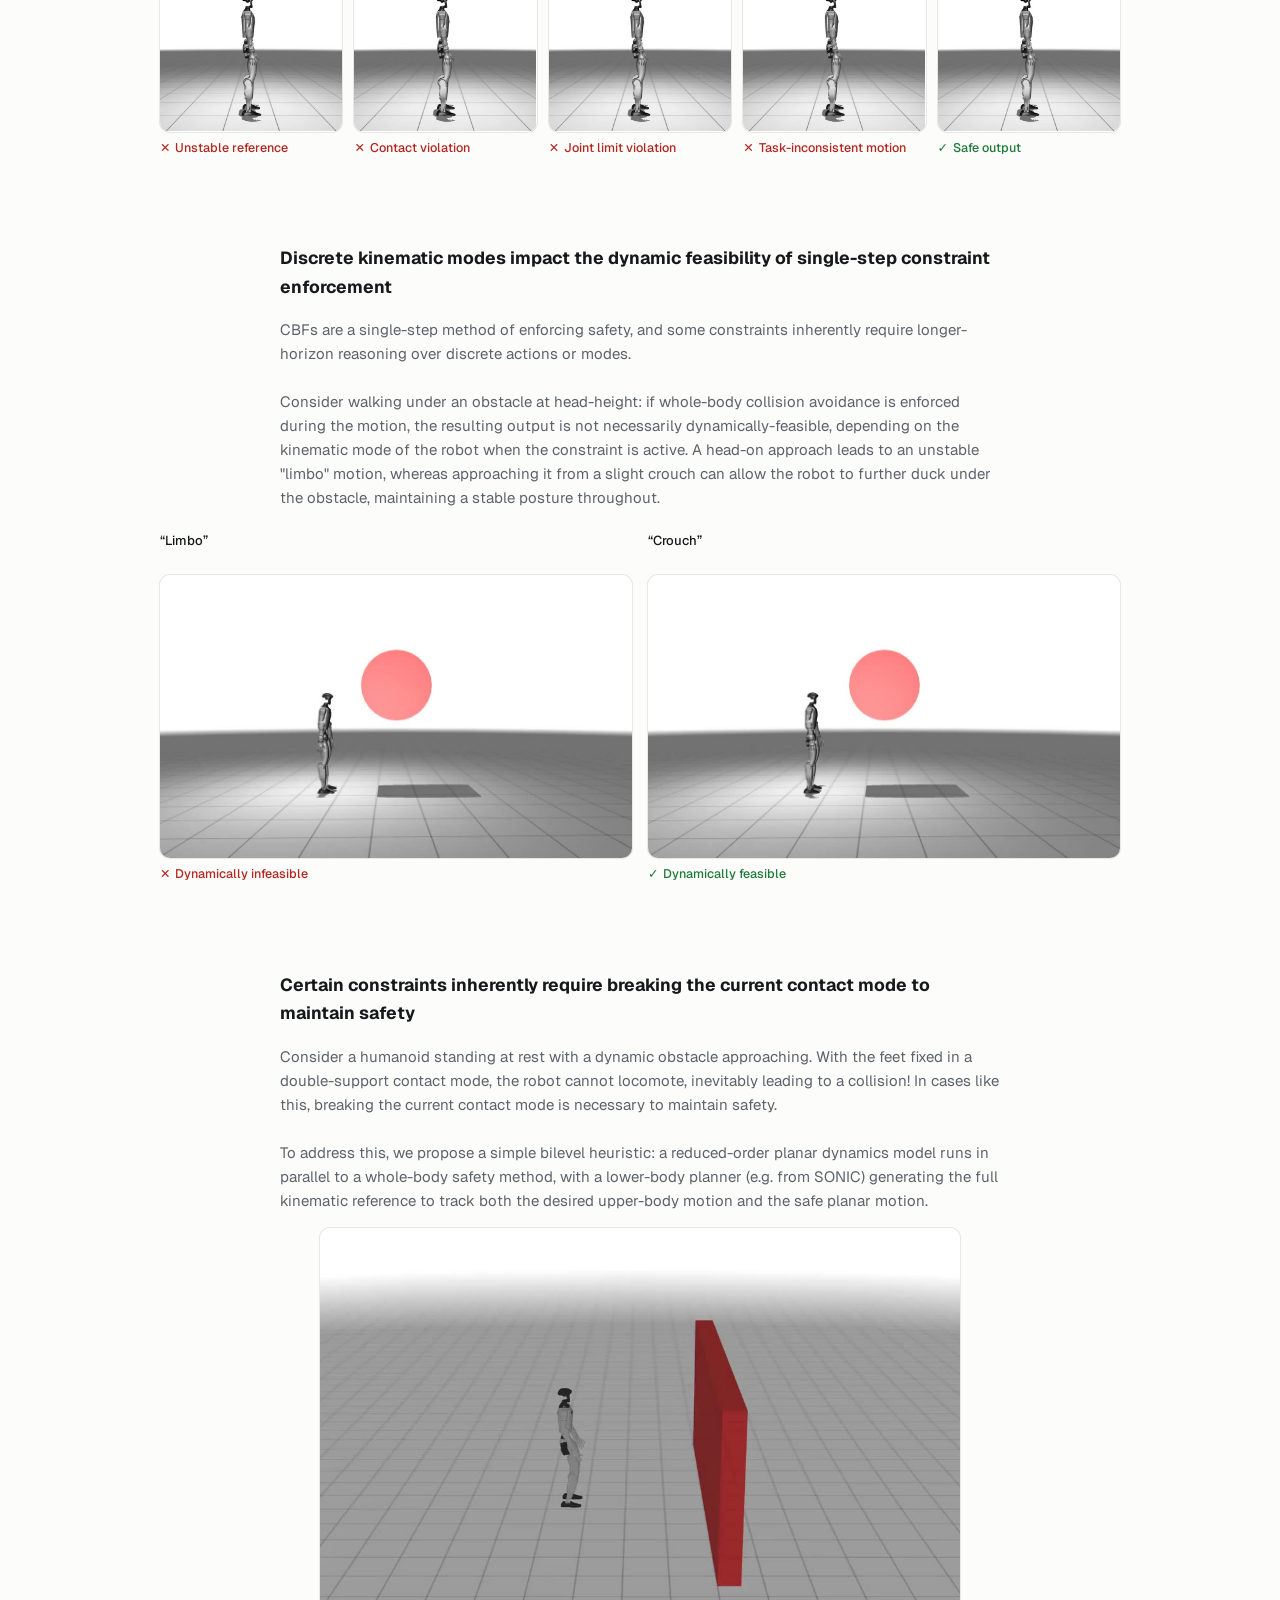
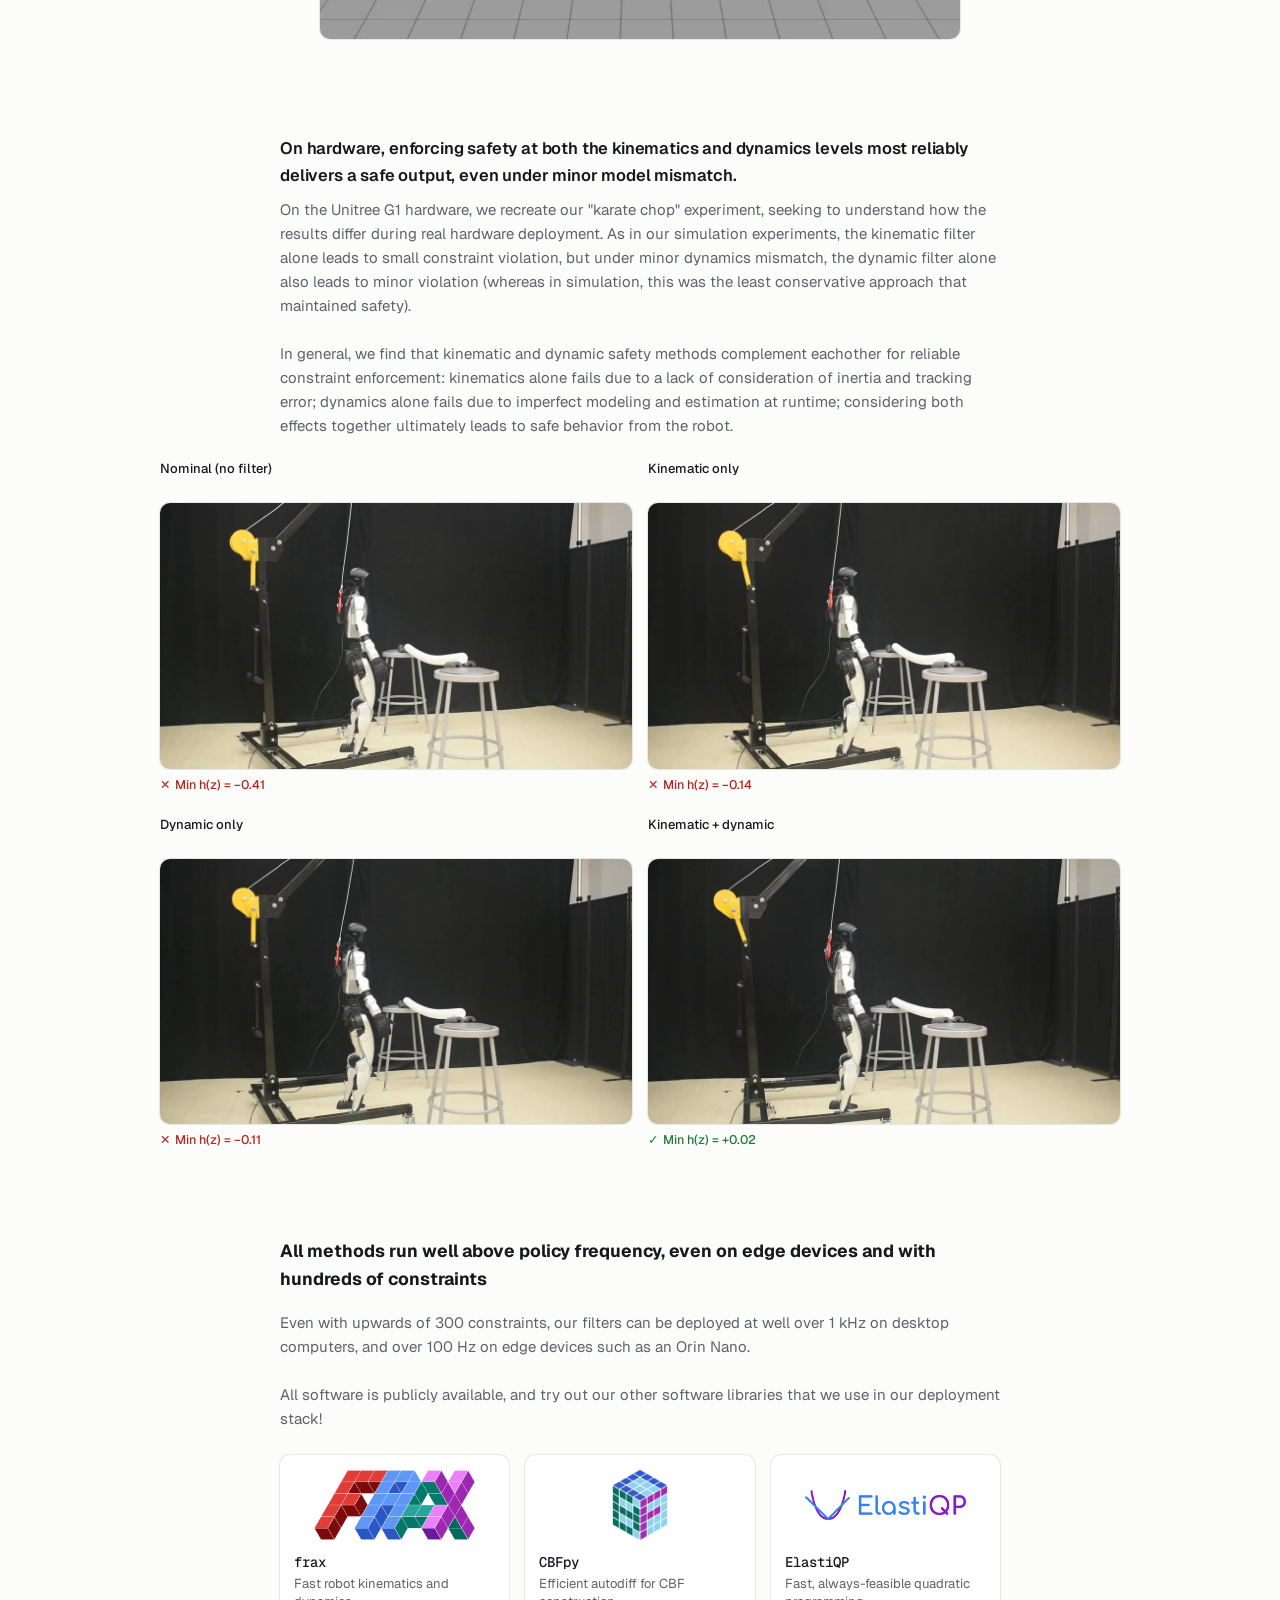
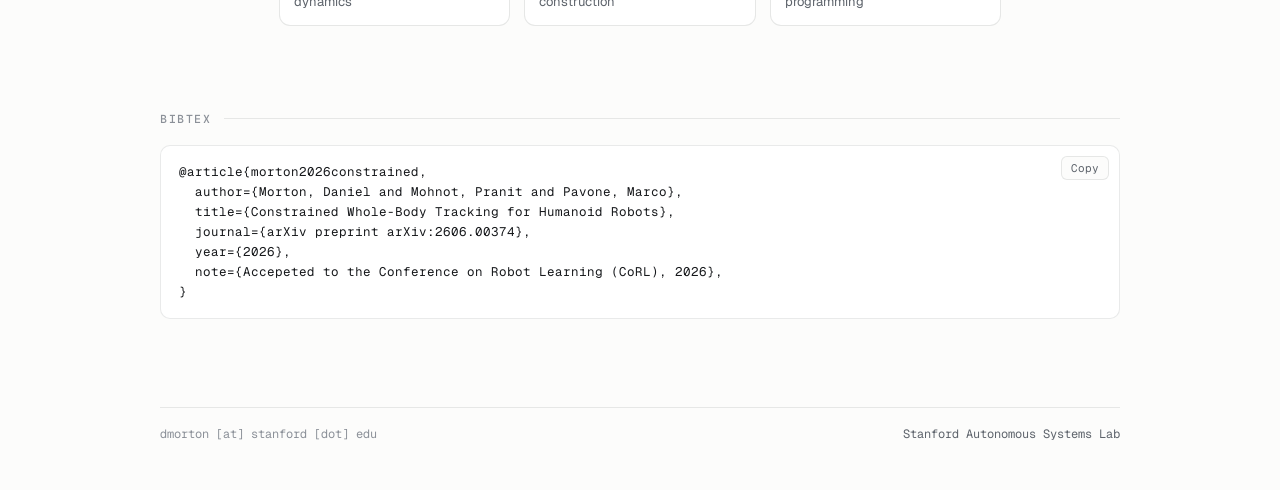
<file: website/index.html>
<!DOCTYPE html>
<html lang="en-US">

<head>
  <meta charset="utf-8">
  <meta name="viewport" content="width=device-width, initial-scale=1">
  <meta name="description"
    content="ConstrainedMimic: runtime safety constraints for RL-based humanoid whole-body motion tracking, via contact-consistent control barrier functions.">
  <meta name="keywords" content="Humanoids, Whole-Body Control, Safety, Control Barrier Functions, Reinforcement Learning">
  <title>Constrained Whole-Body Tracking for Humanoid Robots</title>

  <link rel="icon" href="./static/images/favicon.ico" type="image/x-icon">

  <!-- Apply the saved theme before first paint to avoid a flash. -->
  <script>
    try {
      var theme = localStorage.getItem('theme');
      if (theme) document.documentElement.setAttribute('data-theme', theme);
    } catch (e) {}
  </script>

  <link rel="preconnect" href="https://fonts.googleapis.com">
  <link rel="preconnect" href="https://fonts.gstatic.com" crossorigin>
  <link href="https://fonts.googleapis.com/css2?family=Geist:wght@400;500;600&family=Geist+Mono:wght@400;500&display=swap" rel="stylesheet">
  <link href="./static/css/index.css" rel="stylesheet">

  <script defer src="./static/js/index.js"></script>
</head>

<body>

  <a class="home-link" href="https://danielpmorton.github.io/">← danielpmorton</a>

  <button class="theme-toggle" id="theme-toggle" type="button" aria-label="Toggle dark mode">
    <svg class="icon-moon" viewBox="0 0 24 24" aria-hidden="true"><path d="M21 12.8A9 9 0 1 1 11.2 3a7 7 0 0 0 9.8 9.8z"/></svg>
    <svg class="icon-sun" viewBox="0 0 24 24" aria-hidden="true"><circle cx="12" cy="12" r="4.5"/><path d="M12 1.5v2.5M12 20v2.5M4.6 4.6l1.8 1.8M17.6 17.6l1.8 1.8M1.5 12H4M20 12h2.5M4.6 19.4l1.8-1.8M17.6 6.4l1.8-1.8"/></svg>
  </button>

  <main class="page">

    <!-- ================= Header ================= -->
    <header class="header">
      <div class="venue">CoRL 2026</div>
      <h1 class="title">Constrained Whole-Body Tracking for Humanoid Robots</h1>

      <div class="authors">
        <a href="https://danielpmorton.github.io/">Daniel Morton</a><sup>1</sup><span class="sep">·</span>
        <a href="https://stanfordasl.github.io/people/pranit_mohnot/">Pranit Mohnot</a><sup>1</sup><span class="sep">·</span>
        <a href="https://profiles.stanford.edu/marco-pavone">Marco Pavone</a><sup>1,2</sup>
      </div>
      <div class="affiliations">
        <span><sup>1</sup>Stanford University</span>
        <span><sup>2</sup>NVIDIA Research</span>
      </div>

      <nav class="links">
        <a href="https://arxiv.org/pdf/2606.00374">Paper</a>
        <a href="https://arxiv.org/abs/2606.00374">arXiv</a>
        <a href="https://github.com/StanfordASL/constrainedmimic">Code</a>
        <!-- TODO: uncomment and add the YouTube link once the supplemental video is uploaded.
        <a href="#">Video</a>
        -->
      </nav>
    </header>

    <!-- ================= Hero figure ================= -->
    <section id="hero" style="margin-top: 48px;">
      <figure class="figure-card">
        <img width="1928" height="717" src="./static/images/hero.webp" alt="ConstrainedMimic block diagram: constrained retargeting and kinematic filters before the tracking policy, and a dynamic filter after it.">
      </figure>
      <p class="caption hero-caption">
        <strong><em>Where does safety fit into a learning-based humanoid motion tracking stack?</em></strong>
        We approach safety from both the kinematics and dynamics levels, addressing safety from both sides (input and
        output) of the policy. On the kinematics side, constraints can naturally fit into the IK-based retargeting process
        between human and robot form-factors, or be applied as a safety filter on motions already mapped to the robot
        geometry. On the dynamics side, a potentially unsafe output from the policy can be passed through a safety filter
        prior to execution on the robot.
      </p>
    </section>

    <!-- ================= Abstract ================= -->
    <section id="abstract" style="margin-top: 64px;">
      <h2 class="eyebrow">Abstract</h2>
      <div class="narrow">
        <p class="lede">
          Recent advances in reinforcement learning (RL) have demonstrated impressive whole-body agility for humanoid
          robots, yet ensuring safety and satisfying constraints &ndash; particularly those specified after training
          &ndash; remains a challenge. Towards this goal, we present ConstrainedMimic, a control framework that leverages
          whole-body kinematics and dynamics for real-time constraint enforcement within RL tracking policies. By
          integrating principles from operational space control and control barrier functions (CBFs), we enable the
          satisfaction of arbitrary runtime constraints on both the kinematic reference motion and the underlying
          dynamics. In whole-body motion-tracking and teleoperation experiments on a Unitree G1 with a
          learned policy, we demonstrate collision avoidance (both with the robot body and external obstacles), joint
          limits, and center of mass stability constraints. By remaining consistent with the current contact mode and
          tracking objectives, we minimally restrict the capabilities of the policy when constraints are active. Our
          method is fully differentiable, runs on CPU, GPU, and TPU, and can be deployed at kilohertz control rates.
        </p>
      </div>
    </section>

    <!-- ================= Key point 1: karate chop ================= -->
    <section id="karate">
      <h2 class="eyebrow">Overview</h2>
      <div class="narrow">
        <h3 class="statement">Purely kinematic notions of safety are insufficient for policies with tracking error</h3>
        <p class="lede">
          Given an unsafe input to a whole-body tracking policy (a kinematic reference), safety constraints can be applied
          at this level either via a kinematic filter, or via constrained retargeting. While this filtered reference may
          satisfy constraints, deploying it on the robot does not necessarily lead to safe behavior, due to not accounting
          for inertial effects, overshoot, and general tracking errors of the underlying policy.
          <br><br>
          Here, we demonstrate a "karate chop" motion where we enforce a constraint between the hand and a planar surface.
          Although kinematic safety methods can constrain an unsafe behavior (A) and produce a safe reference (B), tracking
          this with a general motion tracker (C) leads to overshoot and constraint violation. Accounting for dynamics (D/E)
          maintains safety, whether the original input was safe or not.
        </p>
      </div>

      <div class="split" data-sync style="margin-top: 28px;">
        <div>
          <div class="group-label">Kinematic visualization</div>
          <div class="grid cols-2">
            <div class="clip">
              <div class="clip-head"><span class="letter">A</span>Original unsafe reference</div>
              <video width="600" height="600" poster="./static/videos/karate/karate_chop_kinematics.jpg" muted loop playsinline preload="metadata" src="./static/videos/karate/karate_chop_kinematics.mp4"></video>
              <div class="clip-foot">
                <!-- <div class="chips"><span class="chip">Dyn <b>off</b></span><span class="chip">Safety <b>off</b></span></div> -->
                <div class="outcome bad">Hand/table collision</div>
              </div>
            </div>
            <div class="clip">
              <div class="clip-head"><span class="letter">B</span>Constrained retargeting</div>
              <video width="600" height="600" poster="./static/videos/karate/karate_chop_kinematics_cbf.jpg" muted loop playsinline preload="metadata" src="./static/videos/karate/karate_chop_kinematics_cbf.mp4"></video>
              <div class="clip-foot">
                <!-- <div class="chips"><span class="chip">Dyn <b>off</b></span><span class="chip">Safety <b>kin</b></span></div> -->
                <div class="outcome good">Collision-free reference</div>
              </div>
            </div>
          </div>
        </div>
        <div>
          <div class="group-label">Physics simulation</div>
          <div class="grid cols-3">
            <div class="clip">
              <div class="clip-head"><span class="letter">C</span>Policy + safe reference</div>
              <video width="600" height="600" poster="./static/videos/karate/karate_chop_dynamics_kin_cbf.jpg" muted loop playsinline preload="metadata" src="./static/videos/karate/karate_chop_dynamics_kin_cbf.mp4"></video>
              <div class="clip-foot">
                <!-- <div class="chips"><span class="chip">Dyn <b>on</b></span><span class="chip">Safety <b>kin</b></span></div> -->
                <div class="outcome bad">Overshoot &rarr; collision</div>
              </div>
            </div>
            <div class="clip">
              <div class="clip-head"><span class="letter">D</span>Policy + dynamic filter + unsafe reference</div>
              <video width="600" height="600" poster="./static/videos/karate/karate_chop_dynamics_dyn_cbf.jpg" muted loop playsinline preload="metadata" src="./static/videos/karate/karate_chop_dynamics_dyn_cbf.mp4"></video>
              <div class="clip-foot">
                <!-- <div class="chips"><span class="chip">Dyn <b>on</b></span><span class="chip">Safety <b>dyn</b></span></div> -->
                <div class="outcome good">Collision-free</div>
              </div>
            </div>
            <div class="clip">
              <div class="clip-head"><span class="letter">E</span>Policy + kinematic + dynamic safety</div>
              <video width="600" height="600" poster="./static/videos/karate/karate_chop_dynamics_both_cbf.jpg" muted loop playsinline preload="metadata" src="./static/videos/karate/karate_chop_dynamics_both_cbf.mp4"></video>
              <div class="clip-foot">
                <!-- <div class="chips"><span class="chip">Dyn <b>on</b></span><span class="chip">Safety <b>kin/dyn</b></span></div> -->
                <div class="outcome good">Collision-free, more conservative</div>
              </div>
            </div>
          </div>
        </div>
        <!-- <button class="replay" type="button" style="grid-column: 1 / -1;">↻ Replay in sync</button> -->
      </div>
    </section>

      <!-- Self-collision -->
    <section id="self-collision">
      <div class="narrow">
        <h3 class="statement">A safety filter is beneficial even for conditions known at training time</h3>
        <p class="lede">
          While a key benefit of an online safety filter is the ability to enforce runtime-specified constraints
          that were unknown at training time, these filters are still useful for conditions that are known at
          training time.
          <br><br>
          Consider self-collision avoidance: the full model of the robot kinematics and link geometry is known
          during training, and often, self-collisions are heavily penalized in the reward function. Still, the
          tracking policy provides no guarantee that this constraint is implicitly represented, and tracking an
          unsafe reference (A) can still lead to collisions (B) without a filter (C).
        </p>
      </div>

      <div data-sync style="margin-top: 22px;">
        <div class="grid cols-3">
          <div class="clip">
            <div class="clip-head">Original reference</div>
            <video width="720" height="720" poster="./static/videos/self_collision/self_collision_kinematics.jpg" muted loop playsinline preload="metadata" src="./static/videos/self_collision/self_collision_kinematics.mp4"></video>
            <div class="clip-foot">
              <!-- <div class="chips"><span class="chip">Dyn <b>off</b></span><span class="chip">Safety <b>off</b></span></div> -->
            </div>
          </div>
          <div class="clip">
            <div class="clip-head">Policy + original reference</div>
            <video width="720" height="720" poster="./static/videos/self_collision/self_collision_dynamics.jpg" muted loop playsinline preload="metadata" src="./static/videos/self_collision/self_collision_dynamics.mp4"></video>
            <div class="clip-foot">
              <!-- <div class="chips"><span class="chip">Dyn <b>on</b></span><span class="chip">Safety <b>off</b></span></div> -->
              <div class="outcome bad">Self-collision</div>
            </div>
          </div>
          <div class="clip">
            <div class="clip-head">Policy + constrained retargeting + dynamic filter</div>
            <video width="720" height="720" poster="./static/videos/self_collision/self_collision_dynamics_both_cbf.jpg" muted loop playsinline preload="metadata" src="./static/videos/self_collision/self_collision_dynamics_both_cbf.mp4"></video>
            <div class="clip-foot">
              <!-- <div class="chips"><span class="chip">Dyn <b>on</b></span><span class="chip">Safety <b>kin/dyn</b></span></div> -->
              <div class="outcome good">Collision-free</div>
            </div>
          </div>
        </div>
        <!-- <button class="replay" type="button">↻ Replay in sync</button> -->
        <!-- More variants (kinematics_cbf, dynamics_kin_cbf, dynamics_dyn_cbf) are in untracked/dan_vids/sc/square. -->
      </div>
    </section>

    <!-- ================= Key point 2: antigravity lean ================= -->
    <section id="kp2">
      <div class="narrow">
        <h3 class="statement">Safety filters for humanoid whole-body control must account for the contact-constrained kinematics and dynamics</h3>
        <p class="lede">
          For safety filters to work properly, they must have an accurate model of the kinematics (for first-order, input-level
          filters) and dynamics (for second-order, output-level filters). Naively enforcing safety without considering the
          contact state, though, will result in a mismatch that leads to unsafe and unexpected behavior.
          <br><br>
          Consider an <a href="https://www.youtube.com/watch?v=h_D3VFfhvs4&t=422s">antigravity lean</a>, which violates a center
          of mass stability constraint. Unless we account for both the contact-constrained kinematics and a task-consistent
          objective for this motion (E), we either get physically-implausible, unsafe, or undesired motions from the filtered
          output (A-D).
        </p>
      </div>

      <div data-sync style="margin-top: 28px;">
        <div class="grid cols-5">
          <div class="clip">
            <div class="clip-head"><span class="letter">A</span>Desired robot motion</div>
            <video width="600" height="600" poster="./static/videos/smooth_criminal/smooth_criminal_A.jpg" muted loop playsinline preload="metadata" src="./static/videos/smooth_criminal/smooth_criminal_A.mp4"></video>
            <div class="clip-foot">
              <!-- <div class="chips"><span class="chip">Dyn <b>off</b></span><span class="chip">Safety <b>off</b></span></div> -->
              <div class="outcome bad">Unstable reference</div>
            </div>
          </div>
          <div class="clip">
            <div class="clip-head"><span class="letter">B</span>+ CBF constraints</div>
            <video width="600" height="600" poster="./static/videos/smooth_criminal/smooth_criminal_cbf_B.jpg" muted loop playsinline preload="metadata" src="./static/videos/smooth_criminal/smooth_criminal_cbf_B.mp4"></video>
            <div class="clip-foot">
              <!-- <div class="chips"><span class="chip">Dyn <b>off</b></span><span class="chip">Safety <b>kin</b></span></div> -->
              <div class="outcome bad">Contact violation</div>
            </div>
          </div>
          <div class="clip">
            <div class="clip-head"><span class="letter">C</span>+ Constrained kinematic integration</div>
            <video width="600" height="600" poster="./static/videos/smooth_criminal/smooth_criminal_cbf_C.jpg" muted loop playsinline preload="metadata" src="./static/videos/smooth_criminal/smooth_criminal_cbf_C.mp4"></video>
            <div class="clip-foot">
              <!-- <div class="chips"><span class="chip">Dyn <b>off</b></span><span class="chip">Safety <b>kin</b></span></div> -->
              <div class="outcome bad">Joint limit violation</div>
            </div>
          </div>
          <div class="clip">
            <div class="clip-head"><span class="letter">D</span>+ Constrained kinematics in the CBF</div>
            <video width="600" height="600" poster="./static/videos/smooth_criminal/smooth_criminal_cbf_D.jpg" muted loop playsinline preload="metadata" src="./static/videos/smooth_criminal/smooth_criminal_cbf_D.mp4"></video>
            <div class="clip-foot">
              <!-- <div class="chips"><span class="chip">Dyn <b>off</b></span><span class="chip">Safety <b>kin</b></span></div> -->
              <div class="outcome bad">Task-inconsistent motion</div>
            </div>
          </div>
          <div class="clip">
            <div class="clip-head"><span class="letter">E</span>+ Task-consistent objective</div>
            <video width="600" height="600" poster="./static/videos/smooth_criminal/smooth_criminal_cbf_E.jpg" muted loop playsinline preload="metadata" src="./static/videos/smooth_criminal/smooth_criminal_cbf_E.mp4"></video>
            <div class="clip-foot">
              <!-- <div class="chips"><span class="chip">Dyn <b>off</b></span><span class="chip">Safety <b>kin</b></span></div> -->
              <div class="outcome good">Safe output</div>
            </div>
          </div>
        </div>
        <!-- <button class="replay" type="button">↻ Replay in sync</button> -->
      </div>
    </section>

    <!-- ================= Key point 3: limbo vs crouch ================= -->
    <section id="kp3">
      <div class="narrow">
        <h3 class="statement">Discrete kinematic modes impact the dynamic feasibility of single-step constraint enforcement</h3>
        <p class="lede">
          CBFs are a single-step method of enforcing safety, and some constraints inherently require longer-horizon reasoning
          over discrete actions or modes. 
          <br><br>
          Consider walking under an obstacle at head-height: if whole-body collision avoidance is enforced during the motion,
          the resulting output is not necessarily dynamically-feasible, depending on the kinematic mode of the robot when
          the constraint is active. A head-on approach leads to an unstable "limbo" motion, whereas approaching it from a
          slight crouch can allow the robot to further duck under the obstacle, maintaining a stable posture throughout.
        </p>
      </div>

      <div data-sync style="margin-top: 22px;">
        <div class="grid cols-2">
          <div class="clip">
            <div class="clip-head">&ldquo;Limbo&rdquo;</div>
            <video width="1000" height="600" poster="./static/videos/limbo/limbo_limbo_kinematics_cbf.jpg" muted loop playsinline preload="metadata" src="./static/videos/limbo/limbo_limbo_kinematics_cbf.mp4"></video>
            <div class="clip-foot">
              <!-- <div class="chips"><span class="chip">Dyn <b>off</b></span><span class="chip">Safety <b>kin</b></span></div> -->
              <div class="outcome bad">Dynamically infeasible</div>
            </div>
          </div>
          <div class="clip">
            <div class="clip-head">&ldquo;Crouch&rdquo;</div>
            <video width="1000" height="600" poster="./static/videos/limbo/limbo_crouch_kinematics_cbf.jpg" muted loop playsinline preload="metadata" src="./static/videos/limbo/limbo_crouch_kinematics_cbf.mp4"></video>
            <div class="clip-foot">
              <!-- <div class="chips"><span class="chip">Dyn <b>off</b></span><span class="chip">Safety <b>kin</b></span></div> -->
              <div class="outcome good">Dynamically feasible</div>
            </div>
          </div>
        </div>
        <!-- Note: these two clips have different durations (5.2 s vs 9.5 s), so they drift out of sync after the first loop. -->
      </div>
      <!-- TODO (optional): add the policy-tracking (Dyn: ON) versions showing limbo failing and crouch succeeding. -->
    </section>

    <!-- ================= Key point 4: breaking contact ================= -->
    <section id="kp4">
      <div class="narrow">
        <h3 class="statement">Certain constraints inherently require breaking the current contact mode to maintain safety</h3>
        <p class="lede">
          Consider a humanoid standing at rest with a dynamic obstacle approaching. With the feet fixed in a double-support
          contact mode, the robot cannot locomote, inevitably leading to a collision! In cases like this, breaking the current contact mode
          is necessary to maintain safety.
          <br><br>
          To address this, we propose a simple bilevel heuristic: a reduced-order planar dynamics model runs in parallel to
          a whole-body safety method, with a lower-body planner (e.g. from SONIC) generating the full kinematic reference
          to track both the desired upper-body motion and the safe planar motion.
        </p>
      </div>

      <div class="clip narrow" style="max-width: 640px;">
        <video width="1008" height="648" poster="./static/videos/breaking_contact/breaking_contact.jpg" muted loop playsinline preload="metadata" src="./static/videos/breaking_contact/breaking_contact.mp4"></video>
        <div class="clip-foot" style="align-items: center;">
          <!-- <div class="chips"><span class="chip">Dyn <b>on</b></span><span class="chip">Safety <b>kin</b></span></div> -->
        </div>
      </div>
      <!-- NOTE: this video was extracted from the supplemental slides (no source file in dan_vids). Replace with the original if available. -->
    </section>

    <section id="hardware">
      <div class="narrow">
        <h3 class="sub">On hardware, enforcing safety at both the kinematics and dynamics levels most reliably delivers a safe output, even under minor model mismatch.</h3>
        <p class="lede">
          On the Unitree G1 hardware, we recreate our "karate chop" experiment, seeking to understand how the results differ
          during real hardware deployment. As in our simulation experiments, the kinematic filter alone leads to small constraint
          violation, but under minor dynamics mismatch, the dynamic filter alone also leads to
          minor violation (whereas in simulation, this was the least conservative approach that maintained safety).
          <br><br>
          In general, we find that kinematic and dynamic safety methods complement eachother for reliable constraint enforcement:
          kinematics alone fails due to a lack of consideration of inertia and tracking error; dynamics alone fails due to imperfect
          modeling and estimation at runtime; considering both effects together ultimately leads to safe behavior from the robot.
        </p>
      </div>

      <div data-sync style="margin-top: 22px;">
        <div class="grid cols-2">
          <div class="clip">
            <div class="clip-head">Nominal (no filter)</div>
            <video width="960" height="540" poster="./static/videos/hardware/nominal.jpg" muted loop playsinline preload="metadata" src="./static/videos/hardware/nominal.mp4"></video>
            <div class="clip-foot"><div class="outcome bad">Min h(z) = &minus;0.41</div></div>
          </div>
          <div class="clip">
            <div class="clip-head">Kinematic only</div>
            <video width="960" height="540" poster="./static/videos/hardware/kinematic.jpg" muted loop playsinline preload="metadata" src="./static/videos/hardware/kinematic.mp4"></video>
            <div class="clip-foot"><div class="outcome bad">Min h(z) = &minus;0.14</div></div>
          </div>
          <div class="clip">
            <div class="clip-head">Dynamic only</div>
            <video width="960" height="540" poster="./static/videos/hardware/dynamic.jpg" muted loop playsinline preload="metadata" src="./static/videos/hardware/dynamic.mp4"></video>
            <div class="clip-foot"><div class="outcome bad">Min h(z) = &minus;0.11</div></div>
          </div>
          <div class="clip">
            <div class="clip-head">Kinematic + dynamic</div>
            <video width="960" height="540" poster="./static/videos/hardware/kin_dyn.jpg" muted loop playsinline preload="metadata" src="./static/videos/hardware/kin_dyn.mp4"></video>
            <div class="clip-foot"><div class="outcome good">Min h(z) = +0.02</div></div>
          </div>
        </div>
        <!-- <button class="replay" type="button">↻ Replay in sync</button> -->
      </div>
    </section>


    <section id="timing">
      <div class="narrow">
        <h3 class="statement">All methods run well above policy frequency, even on edge devices and with hundreds of constraints</h3>
        <p class="lede">
          Even with upwards of 300 constraints, our filters can be deployed at well over 1 kHz on desktop computers, and over 100 Hz on
          edge devices such as an Orin Nano. 
          <br><br>
          All software is publicly available, and try out our other software libraries that we use in our deployment stack!
        </p>
      </div>

      <div class="software">
        <a class="software-card" href="https://github.com/StanfordASL/frax">
          <div class="software-logo"><img width="250" height="109" loading="lazy" src="./static/images/logos/frax_logo_250px.png" alt="frax logo"></div>
          <div class="software-name">frax</div>
          <div class="software-desc">Fast robot kinematics and dynamics</div>
        </a>
        <a class="software-card" href="https://github.com/StanfordASL/cbfpy">
          <div class="software-logo"><img width="250" height="324" loading="lazy" src="./static/images/logos/cbfpy_logo.png" alt="CBFpy logo"></div>
          <div class="software-name">CBFpy</div>
          <div class="software-desc">Efficient autodiff for CBF construction</div>
        </a>
        <a class="software-card" href="https://github.com/StanfordASL/elastiqp">
          <div class="software-logo"><img width="300" height="55" loading="lazy" src="./static/images/logos/elastiqp_logo_300px.png" alt="ElastiQP logo"></div>
          <div class="software-name">ElastiQP</div>
          <div class="software-desc">Fast, always-feasible quadratic programming</div>
        </a>
      </div>
    </section>

    <section id="bibtex">
      <h2 class="eyebrow">BibTeX</h2>
      <pre><button class="copy" type="button">Copy</button><code>@article{morton2026constrained,
  author={Morton, Daniel and Mohnot, Pranit and Pavone, Marco},
  title={Constrained Whole-Body Tracking for Humanoid Robots},
  journal={arXiv preprint arXiv:2606.00374},
  year={2026},
  note={Accepeted to the Conference on Robot Learning (CoRL), 2026},
}</code></pre>
    </section>

    <footer class="footer">
      <span>dmorton [at] stanford [dot] edu</span>
      <span><a href="https://stanfordasl.github.io/">Stanford Autonomous Systems Lab</a></span>
    </footer>

  </main>

</body>

</html>
</file>
<file: static/css/index.css>
/* Project page styles. Tokens and typography follow danielpmorton.github.io. */

/* ---------- Theme tokens ---------- */

:root {
  --bg: #fcfcfb;
  --surface: #ffffff;
  --fg: #16181b;
  --muted: #5d636b;
  --faint: #8b9098;
  --line: rgba(20, 24, 30, 0.09);
  --accent: #8c1515;
  --accent-soft: rgba(140, 21, 21, 0.07);
  --good: #1f7a3a;
  --good-soft: rgba(31, 122, 58, 0.09);
  --bad: #b3261e;
  --bad-soft: rgba(179, 38, 30, 0.08);
  --figure-bg: #ffffff;
  --font-body: "Geist", ui-sans-serif, system-ui, -apple-system, "Segoe UI", sans-serif;
  --font-mono: "Geist Mono", ui-monospace, "SF Mono", Menlo, monospace;
  color-scheme: light;
}

@media (prefers-color-scheme: dark) {
  :root:not([data-theme="light"]) {
    --bg: #111315;
    --surface: #181b1e;
    --fg: #ececea;
    --muted: #a3a8ae;
    --faint: #7a8087;
    --line: rgba(255, 255, 255, 0.1);
    --accent: #e0706a;
    --accent-soft: rgba(224, 112, 106, 0.12);
    --good: #6cc488;
    --good-soft: rgba(108, 196, 136, 0.12);
    --bad: #f08a80;
    --bad-soft: rgba(240, 138, 128, 0.12);
    --figure-bg: #f4f4f2;
    color-scheme: dark;
  }
}

:root[data-theme="dark"] {
  --bg: #111315;
  --surface: #181b1e;
  --fg: #ececea;
  --muted: #a3a8ae;
  --faint: #7a8087;
  --line: rgba(255, 255, 255, 0.1);
  --accent: #e0706a;
  --accent-soft: rgba(224, 112, 106, 0.12);
  --good: #6cc488;
  --good-soft: rgba(108, 196, 136, 0.12);
  --bad: #f08a80;
  --bad-soft: rgba(240, 138, 128, 0.12);
  --figure-bg: #f4f4f2;
  color-scheme: dark;
}

/* ---------- Base ---------- */

* { box-sizing: border-box; }

body {
  margin: 0;
  background: var(--bg);
  color: var(--fg);
  font: 15px/1.6 var(--font-body);
  -webkit-font-smoothing: antialiased;
}

a { color: inherit; text-decoration: none; }

a:focus-visible,
button:focus-visible {
  outline: 2px solid var(--accent);
  outline-offset: 2px;
  border-radius: 3px;
}

img, video { display: block; max-width: 100%; }

em { font-style: italic; }
strong { font-weight: 600; }

.page {
  max-width: 1000px;
  margin: 0 auto;
  padding: 72px 20px 48px;
}

/* Prose stays at the personal-site measure; media can use the full width. */
.narrow { max-width: 720px; margin-left: auto; margin-right: auto; }

section { margin-top: 88px; }

.eyebrow {
  display: flex;
  align-items: center;
  gap: 12px;
  margin: 0 0 20px;
  font: 500 11.5px/1 var(--font-mono);
  letter-spacing: 0.14em;
  text-transform: uppercase;
  color: var(--faint);
}

.eyebrow::after {
  content: "";
  flex: 1;
  height: 1px;
  background: var(--line);
}

.eyebrow .num { color: var(--accent); }

h2.statement {
  margin: 0 0 14px;
  font-size: 23px;
  font-weight: 600;
  letter-spacing: -0.02em;
  line-height: 1.3;
  text-wrap: balance;
}

h3.sub {
  margin: 44px 0 10px;
  font-size: 16.5px;
  font-weight: 600;
  letter-spacing: -0.01em;
}

p { margin: 0 0 1em; }

.lede { color: var(--muted); }
.lede strong, .lede em { color: var(--fg); }

.prose a, .lede a {
  color: var(--fg);
  border-bottom: 1px solid var(--line);
  transition: border-color 0.2s;
}
.prose a:hover, .lede a:hover { border-color: var(--accent); }

code {
  font: 13px var(--font-mono);
  padding: 1px 5px;
  border-radius: 4px;
  background: var(--accent-soft);
}

/* ---------- Theme toggle ---------- */

.theme-toggle {
  position: fixed;
  top: 16px;
  right: 16px;
  z-index: 10;
  display: grid;
  place-items: center;
  width: 36px;
  height: 36px;
  padding: 0;
  border: 1px solid var(--line);
  border-radius: 50%;
  background: var(--surface);
  color: var(--muted);
  cursor: pointer;
  transition: color 0.2s, border-color 0.2s;
}

.theme-toggle:hover { color: var(--fg); border-color: var(--faint); }

.theme-toggle svg {
  width: 17px;
  height: 17px;
  fill: none;
  stroke: currentColor;
  stroke-width: 1.8;
  stroke-linecap: round;
  stroke-linejoin: round;
}

.theme-toggle .icon-sun { display: none; }

@media (prefers-color-scheme: dark) {
  :root:not([data-theme="light"]) .theme-toggle .icon-sun { display: block; }
  :root:not([data-theme="light"]) .theme-toggle .icon-moon { display: none; }
}
:root[data-theme="dark"] .theme-toggle .icon-sun { display: block; }
:root[data-theme="dark"] .theme-toggle .icon-moon { display: none; }

.home-link {
  position: fixed;
  top: 22px;
  left: 20px;
  z-index: 10;
  font: 400 12px var(--font-mono);
  color: var(--faint);
}
.home-link:hover { color: var(--accent); }

/* ---------- Header ---------- */

.header { text-align: center; }

.venue {
  display: inline-block;
  margin-bottom: 18px;
  padding: 5px 8px;
  border-radius: 4px;
  background: var(--accent-soft);
  color: var(--accent);
  font: 500 11px/1 var(--font-mono);
  letter-spacing: 0.08em;
  text-transform: uppercase;
}

.title {
  margin: 0 auto;
  max-width: 760px;
  font-size: 38px;
  font-weight: 600;
  letter-spacing: -0.03em;
  line-height: 1.15;
  text-wrap: balance;
}

.title .name { color: var(--accent); }

.authors {
  margin-top: 22px;
  font-size: 15.5px;
}

.authors a { border-bottom: 1px solid var(--line); transition: border-color 0.2s; }
.authors a:hover { border-color: var(--accent); }
.authors sup { color: var(--faint); font-size: 10px; margin-left: 1px; }
.authors .sep { color: var(--faint); margin: 0 8px; }

.affiliations {
  margin-top: 6px;
  font-size: 13.5px;
  color: var(--muted);
}
.affiliations sup { color: var(--faint); font-size: 9.5px; }
.affiliations span + span { margin-left: 14px; }

.links {
  display: flex;
  flex-wrap: wrap;
  justify-content: center;
  gap: 8px;
  margin-top: 26px;
}

.links a {
  display: inline-flex;
  align-items: center;
  gap: 6px;
  padding: 7px 13px;
  border: 1px solid var(--line);
  border-radius: 999px;
  background: var(--surface);
  font: 500 12.5px var(--font-mono);
  color: var(--fg);
  transition: border-color 0.2s, color 0.2s;
}
.links a:hover { border-color: var(--accent); color: var(--accent); }
.links a::after { content: "↗"; color: var(--faint); }

/* ---------- Media building blocks ---------- */

/* Paper figures have white backgrounds; keep them on a light card in both themes. */
.figure-card {
  margin: 0;
  padding: 18px;
  border-radius: 12px;
  background: var(--figure-bg);
  box-shadow: 0 0 0 1px var(--line);
}
.figure-card img { width: 100%; height: auto; }

/* Software cards: small logo tiles linking to the supporting libraries. */
.software {
  display: grid;
  grid-template-columns: repeat(3, 1fr);
  gap: 16px;
  max-width: 720px;
  margin: 24px auto 32px;
}
.software-card {
  display: flex;
  flex-direction: column;
  gap: 4px;
  padding: 14px;
  border-radius: 10px;
  background: var(--surface);
  box-shadow: 0 0 0 1px var(--line);
  color: var(--fg);
  text-decoration: none;
  transition: box-shadow 0.15s;
}
.software-card:hover { box-shadow: 0 0 0 1px var(--accent); }
.software-logo {
  height: 72px;
  display: flex;
  align-items: center;
  justify-content: center;
  margin-bottom: 8px;
}
.software-logo img { max-width: 80%; max-height: 100%; width: auto; height: auto; }
.software-name { font: 500 14px var(--font-mono); }
.software-desc { font-size: 13px; color: var(--muted); line-height: 1.4; }

figcaption, .caption {
  margin-top: 10px;
  font-size: 13.5px;
  color: var(--muted);
  text-align: center;
}

.clip { min-width: 0; }

.clip video {
  width: 100%;
  height: auto;
  border-radius: 10px;
  background: var(--surface);
  box-shadow: 0 0 0 1px var(--line);
}

.clip-head {
  display: flex;
  align-items: baseline;
  gap: 8px;
  margin-bottom: 8px;
  min-height: 2.7em;
  font-size: 13px;
  font-weight: 500;
  line-height: 1.35;
}

.clip-head .letter {
  flex: none;
  font: 500 11.5px var(--font-mono);
  color: var(--faint);
}

.clip-foot {
  display: flex;
  flex-direction: column;
  gap: 6px;
  margin-top: 8px;
}

.chips { display: flex; flex-wrap: wrap; gap: 4px; }

.chip {
  padding: 3px 6px;
  border-radius: 4px;
  border: 1px solid var(--line);
  font: 500 10px/1.2 var(--font-mono);
  letter-spacing: 0.05em;
  text-transform: uppercase;
  color: var(--muted);
  white-space: nowrap;
}
.chip b { color: var(--fg); font-weight: 600; }

.outcome {
  font-size: 12.5px;
  font-weight: 500;
  line-height: 1.35;
}
.outcome::before { margin-right: 5px; }
.outcome.good { color: var(--good); }
.outcome.good::before { content: "✓"; }
.outcome.bad { color: var(--bad); }
.outcome.bad::before { content: "✕"; }
.outcome.neutral { color: var(--muted); }

.grid { display: grid; gap: 22px 16px; }
.grid.cols-2 { grid-template-columns: repeat(2, 1fr); }
.grid.cols-3 { grid-template-columns: repeat(3, 1fr); }
.grid.cols-4 { grid-template-columns: repeat(4, 1fr); }
.grid.cols-5 { grid-template-columns: repeat(5, 1fr); gap: 16px 12px; }

/* Karate layout: a kinematic group and a physics group, mirroring the paper figure. */
.split {
  display: grid;
  grid-template-columns: 2fr 3fr;
  gap: 28px;
}

.split > div { min-width: 0; }

.split .group-label {
  margin-bottom: 14px;
  padding-bottom: 8px;
  border-bottom: 1px solid var(--line);
  font: 500 11px var(--font-mono);
  letter-spacing: 0.1em;
  text-transform: uppercase;
  color: var(--faint);
}

.split .grid { gap: 16px 12px; }

.replay {
  display: block;
  margin: 14px auto 0;
  padding: 5px 11px;
  border: 1px solid var(--line);
  border-radius: 999px;
  background: none;
  color: var(--muted);
  font: 400 11.5px var(--font-mono);
  cursor: pointer;
}
.replay:hover { color: var(--accent); border-color: var(--accent); }

.hero-caption {
  max-width: 820px;
  margin: 14px auto 0;
  text-align: left;
  line-height: 1.55;
}
.hero-caption strong { color: var(--fg); }

/* ---------- Code + BibTeX ---------- */

pre {
  position: relative;
  margin: 0;
  padding: 16px 18px;
  overflow-x: auto;
  border: 1px solid var(--line);
  border-radius: 10px;
  background: var(--surface);
  font: 12.5px/1.6 var(--font-mono);
}

pre code { padding: 0; background: none; font: inherit; }

.copy {
  position: absolute;
  top: 10px;
  right: 10px;
  padding: 4px 9px;
  border: 1px solid var(--line);
  border-radius: 6px;
  background: var(--bg);
  color: var(--muted);
  font: 400 11px var(--font-mono);
  cursor: pointer;
}
.copy:hover { color: var(--accent); border-color: var(--accent); }

/* ---------- Footer ---------- */

.footer {
  margin-top: 88px;
  padding-top: 18px;
  border-top: 1px solid var(--line);
  display: flex;
  flex-wrap: wrap;
  justify-content: space-between;
  gap: 8px;
  font: 400 12px var(--font-mono);
  color: var(--faint);
}
.footer a { color: var(--muted); }
.footer a:hover { color: var(--accent); }

/* ---------- Responsive ---------- */

@media (max-width: 860px) {
  .split { grid-template-columns: 1fr; }
  .grid.cols-5 { grid-template-columns: repeat(3, 1fr); }
}

@media (max-width: 640px) {
  .page { padding: 64px 16px 40px; }
  .title { font-size: 28px; }
  section { margin-top: 64px; }
  .grid.cols-3, .grid.cols-4, .grid.cols-5 { grid-template-columns: repeat(2, 1fr); }
  .home-link { display: none; }
  .software { grid-template-columns: 1fr; gap: 10px; }
  .software-card { display: grid; grid-template-columns: 96px 1fr; column-gap: 14px; align-items: center; }
  .software-logo { grid-row: span 2; height: 48px; margin-bottom: 0; }
  .software-logo img { max-width: 100%; }
}
</file>
<file: website/static/css/index.css>
/* Project page styles. Tokens and typography follow danielpmorton.github.io. */

/* ---------- Theme tokens ---------- */

:root {
  --bg: #fcfcfb;
  --surface: #ffffff;
  --fg: #16181b;
  --muted: #5d636b;
  --faint: #8b9098;
  --line: rgba(20, 24, 30, 0.09);
  --accent: #8c1515;
  --accent-soft: rgba(140, 21, 21, 0.07);
  --good: #1f7a3a;
  --good-soft: rgba(31, 122, 58, 0.09);
  --bad: #b3261e;
  --bad-soft: rgba(179, 38, 30, 0.08);
  --figure-bg: #ffffff;
  --font-body: "Geist", ui-sans-serif, system-ui, -apple-system, "Segoe UI", sans-serif;
  --font-mono: "Geist Mono", ui-monospace, "SF Mono", Menlo, monospace;
  color-scheme: light;
}

@media (prefers-color-scheme: dark) {
  :root:not([data-theme="light"]) {
    --bg: #111315;
    --surface: #181b1e;
    --fg: #ececea;
    --muted: #a3a8ae;
    --faint: #7a8087;
    --line: rgba(255, 255, 255, 0.1);
    --accent: #e0706a;
    --accent-soft: rgba(224, 112, 106, 0.12);
    --good: #6cc488;
    --good-soft: rgba(108, 196, 136, 0.12);
    --bad: #f08a80;
    --bad-soft: rgba(240, 138, 128, 0.12);
    --figure-bg: #f4f4f2;
    color-scheme: dark;
  }
}

:root[data-theme="dark"] {
  --bg: #111315;
  --surface: #181b1e;
  --fg: #ececea;
  --muted: #a3a8ae;
  --faint: #7a8087;
  --line: rgba(255, 255, 255, 0.1);
  --accent: #e0706a;
  --accent-soft: rgba(224, 112, 106, 0.12);
  --good: #6cc488;
  --good-soft: rgba(108, 196, 136, 0.12);
  --bad: #f08a80;
  --bad-soft: rgba(240, 138, 128, 0.12);
  --figure-bg: #f4f4f2;
  color-scheme: dark;
}

/* ---------- Base ---------- */

* { box-sizing: border-box; }

body {
  margin: 0;
  background: var(--bg);
  color: var(--fg);
  font: 15px/1.6 var(--font-body);
  -webkit-font-smoothing: antialiased;
}

a { color: inherit; text-decoration: none; }

a:focus-visible,
button:focus-visible {
  outline: 2px solid var(--accent);
  outline-offset: 2px;
  border-radius: 3px;
}

img, video { display: block; max-width: 100%; }

em { font-style: italic; }
strong { font-weight: 600; }

.page {
  max-width: 1000px;
  margin: 0 auto;
  padding: 72px 20px 48px;
}

/* Prose stays at the personal-site measure; media can use the full width. */
.narrow { max-width: 720px; margin-left: auto; margin-right: auto; }

section { margin-top: 88px; }

.eyebrow {
  display: flex;
  align-items: center;
  gap: 12px;
  margin: 0 0 20px;
  font: 500 11.5px/1 var(--font-mono);
  letter-spacing: 0.14em;
  text-transform: uppercase;
  color: var(--faint);
}

.eyebrow::after {
  content: "";
  flex: 1;
  height: 1px;
  background: var(--line);
}

.eyebrow .num { color: var(--accent); }

h2.statement {
  margin: 0 0 14px;
  font-size: 23px;
  font-weight: 600;
  letter-spacing: -0.02em;
  line-height: 1.3;
  text-wrap: balance;
}

h3.sub {
  margin: 44px 0 10px;
  font-size: 16.5px;
  font-weight: 600;
  letter-spacing: -0.01em;
}

p { margin: 0 0 1em; }

.lede { color: var(--muted); }
.lede strong, .lede em { color: var(--fg); }

.prose a, .lede a {
  color: var(--fg);
  border-bottom: 1px solid var(--line);
  transition: border-color 0.2s;
}
.prose a:hover, .lede a:hover { border-color: var(--accent); }

code {
  font: 13px var(--font-mono);
  padding: 1px 5px;
  border-radius: 4px;
  background: var(--accent-soft);
}

/* ---------- Theme toggle ---------- */

.theme-toggle {
  position: fixed;
  top: 16px;
  right: 16px;
  z-index: 10;
  display: grid;
  place-items: center;
  width: 36px;
  height: 36px;
  padding: 0;
  border: 1px solid var(--line);
  border-radius: 50%;
  background: var(--surface);
  color: var(--muted);
  cursor: pointer;
  transition: color 0.2s, border-color 0.2s;
}

.theme-toggle:hover { color: var(--fg); border-color: var(--faint); }

.theme-toggle svg {
  width: 17px;
  height: 17px;
  fill: none;
  stroke: currentColor;
  stroke-width: 1.8;
  stroke-linecap: round;
  stroke-linejoin: round;
}

.theme-toggle .icon-sun { display: none; }

@media (prefers-color-scheme: dark) {
  :root:not([data-theme="light"]) .theme-toggle .icon-sun { display: block; }
  :root:not([data-theme="light"]) .theme-toggle .icon-moon { display: none; }
}
:root[data-theme="dark"] .theme-toggle .icon-sun { display: block; }
:root[data-theme="dark"] .theme-toggle .icon-moon { display: none; }

.home-link {
  position: fixed;
  top: 22px;
  left: 20px;
  z-index: 10;
  font: 400 12px var(--font-mono);
  color: var(--faint);
}
.home-link:hover { color: var(--accent); }

/* ---------- Header ---------- */

.header { text-align: center; }

.venue {
  display: inline-block;
  margin-bottom: 18px;
  padding: 5px 8px;
  border-radius: 4px;
  background: var(--accent-soft);
  color: var(--accent);
  font: 500 11px/1 var(--font-mono);
  letter-spacing: 0.08em;
  text-transform: uppercase;
}

.title {
  margin: 0 auto;
  max-width: 760px;
  font-size: 38px;
  font-weight: 600;
  letter-spacing: -0.03em;
  line-height: 1.15;
  text-wrap: balance;
}

.title .name { color: var(--accent); }

.authors {
  margin-top: 22px;
  font-size: 15.5px;
}

.authors a { border-bottom: 1px solid var(--line); transition: border-color 0.2s; }
.authors a:hover { border-color: var(--accent); }
.authors sup { color: var(--faint); font-size: 10px; margin-left: 1px; }
.authors .sep { color: var(--faint); margin: 0 8px; }

.affiliations {
  margin-top: 6px;
  font-size: 13.5px;
  color: var(--muted);
}
.affiliations sup { color: var(--faint); font-size: 9.5px; }
.affiliations span + span { margin-left: 14px; }

.links {
  display: flex;
  flex-wrap: wrap;
  justify-content: center;
  gap: 8px;
  margin-top: 26px;
}

.links a {
  display: inline-flex;
  align-items: center;
  gap: 6px;
  padding: 7px 13px;
  border: 1px solid var(--line);
  border-radius: 999px;
  background: var(--surface);
  font: 500 12.5px var(--font-mono);
  color: var(--fg);
  transition: border-color 0.2s, color 0.2s;
}
.links a:hover { border-color: var(--accent); color: var(--accent); }
.links a::after { content: "↗"; color: var(--faint); }

/* ---------- Media building blocks ---------- */

/* Paper figures have white backgrounds; keep them on a light card in both themes. */
.figure-card {
  margin: 0;
  padding: 18px;
  border-radius: 12px;
  background: var(--figure-bg);
  box-shadow: 0 0 0 1px var(--line);
}
.figure-card img { width: 100%; height: auto; }

/* Software cards: small logo tiles linking to the supporting libraries. */
.software {
  display: grid;
  grid-template-columns: repeat(3, 1fr);
  gap: 16px;
  max-width: 720px;
  margin: 24px auto 32px;
}
.software-card {
  display: flex;
  flex-direction: column;
  gap: 4px;
  padding: 14px;
  border-radius: 10px;
  background: var(--surface);
  box-shadow: 0 0 0 1px var(--line);
  color: var(--fg);
  text-decoration: none;
  transition: box-shadow 0.15s;
}
.software-card:hover { box-shadow: 0 0 0 1px var(--accent); }
.software-logo {
  height: 72px;
  display: flex;
  align-items: center;
  justify-content: center;
  margin-bottom: 8px;
}
.software-logo img { max-width: 80%; max-height: 100%; width: auto; height: auto; }
.software-name { font: 500 14px var(--font-mono); }
.software-desc { font-size: 13px; color: var(--muted); line-height: 1.4; }

figcaption, .caption {
  margin-top: 10px;
  font-size: 13.5px;
  color: var(--muted);
  text-align: center;
}

.clip { min-width: 0; }

.clip video {
  width: 100%;
  height: auto;
  border-radius: 10px;
  background: var(--surface);
  box-shadow: 0 0 0 1px var(--line);
}

.clip-head {
  display: flex;
  align-items: baseline;
  gap: 8px;
  margin-bottom: 8px;
  min-height: 2.7em;
  font-size: 13px;
  font-weight: 500;
  line-height: 1.35;
}

.clip-head .letter {
  flex: none;
  font: 500 11.5px var(--font-mono);
  color: var(--faint);
}

.clip-foot {
  display: flex;
  flex-direction: column;
  gap: 6px;
  margin-top: 8px;
}

.chips { display: flex; flex-wrap: wrap; gap: 4px; }

.chip {
  padding: 3px 6px;
  border-radius: 4px;
  border: 1px solid var(--line);
  font: 500 10px/1.2 var(--font-mono);
  letter-spacing: 0.05em;
  text-transform: uppercase;
  color: var(--muted);
  white-space: nowrap;
}
.chip b { color: var(--fg); font-weight: 600; }

.outcome {
  font-size: 12.5px;
  font-weight: 500;
  line-height: 1.35;
}
.outcome::before { margin-right: 5px; }
.outcome.good { color: var(--good); }
.outcome.good::before { content: "✓"; }
.outcome.bad { color: var(--bad); }
.outcome.bad::before { content: "✕"; }
.outcome.neutral { color: var(--muted); }

.grid { display: grid; gap: 22px 16px; }
.grid.cols-2 { grid-template-columns: repeat(2, 1fr); }
.grid.cols-3 { grid-template-columns: repeat(3, 1fr); }
.grid.cols-4 { grid-template-columns: repeat(4, 1fr); }
.grid.cols-5 { grid-template-columns: repeat(5, 1fr); gap: 16px 12px; }

/* Karate layout: a kinematic group and a physics group, mirroring the paper figure. */
.split {
  display: grid;
  grid-template-columns: 2fr 3fr;
  gap: 28px;
}

.split > div { min-width: 0; }

.split .group-label {
  margin-bottom: 14px;
  padding-bottom: 8px;
  border-bottom: 1px solid var(--line);
  font: 500 11px var(--font-mono);
  letter-spacing: 0.1em;
  text-transform: uppercase;
  color: var(--faint);
}

.split .grid { gap: 16px 12px; }

.replay {
  display: block;
  margin: 14px auto 0;
  padding: 5px 11px;
  border: 1px solid var(--line);
  border-radius: 999px;
  background: none;
  color: var(--muted);
  font: 400 11.5px var(--font-mono);
  cursor: pointer;
}
.replay:hover { color: var(--accent); border-color: var(--accent); }

.hero-caption {
  max-width: 820px;
  margin: 14px auto 0;
  text-align: left;
  line-height: 1.55;
}
.hero-caption strong { color: var(--fg); }

/* ---------- Code + BibTeX ---------- */

pre {
  position: relative;
  margin: 0;
  padding: 16px 18px;
  overflow-x: auto;
  border: 1px solid var(--line);
  border-radius: 10px;
  background: var(--surface);
  font: 12.5px/1.6 var(--font-mono);
}

pre code { padding: 0; background: none; font: inherit; }

.copy {
  position: absolute;
  top: 10px;
  right: 10px;
  padding: 4px 9px;
  border: 1px solid var(--line);
  border-radius: 6px;
  background: var(--bg);
  color: var(--muted);
  font: 400 11px var(--font-mono);
  cursor: pointer;
}
.copy:hover { color: var(--accent); border-color: var(--accent); }

/* ---------- Footer ---------- */

.footer {
  margin-top: 88px;
  padding-top: 18px;
  border-top: 1px solid var(--line);
  display: flex;
  flex-wrap: wrap;
  justify-content: space-between;
  gap: 8px;
  font: 400 12px var(--font-mono);
  color: var(--faint);
}
.footer a { color: var(--muted); }
.footer a:hover { color: var(--accent); }

/* ---------- Responsive ---------- */

@media (max-width: 860px) {
  .split { grid-template-columns: 1fr; }
  .grid.cols-5 { grid-template-columns: repeat(3, 1fr); }
}

@media (max-width: 640px) {
  .page { padding: 64px 16px 40px; }
  .title { font-size: 28px; }
  section { margin-top: 64px; }
  .grid.cols-3, .grid.cols-4, .grid.cols-5 { grid-template-columns: repeat(2, 1fr); }
  .home-link { display: none; }
  .software { grid-template-columns: 1fr; gap: 10px; }
  .software-card { display: grid; grid-template-columns: 96px 1fr; column-gap: 14px; align-items: center; }
  .software-logo { grid-row: span 2; height: 48px; margin-bottom: 0; }
  .software-logo img { max-width: 100%; }
}
</file>
